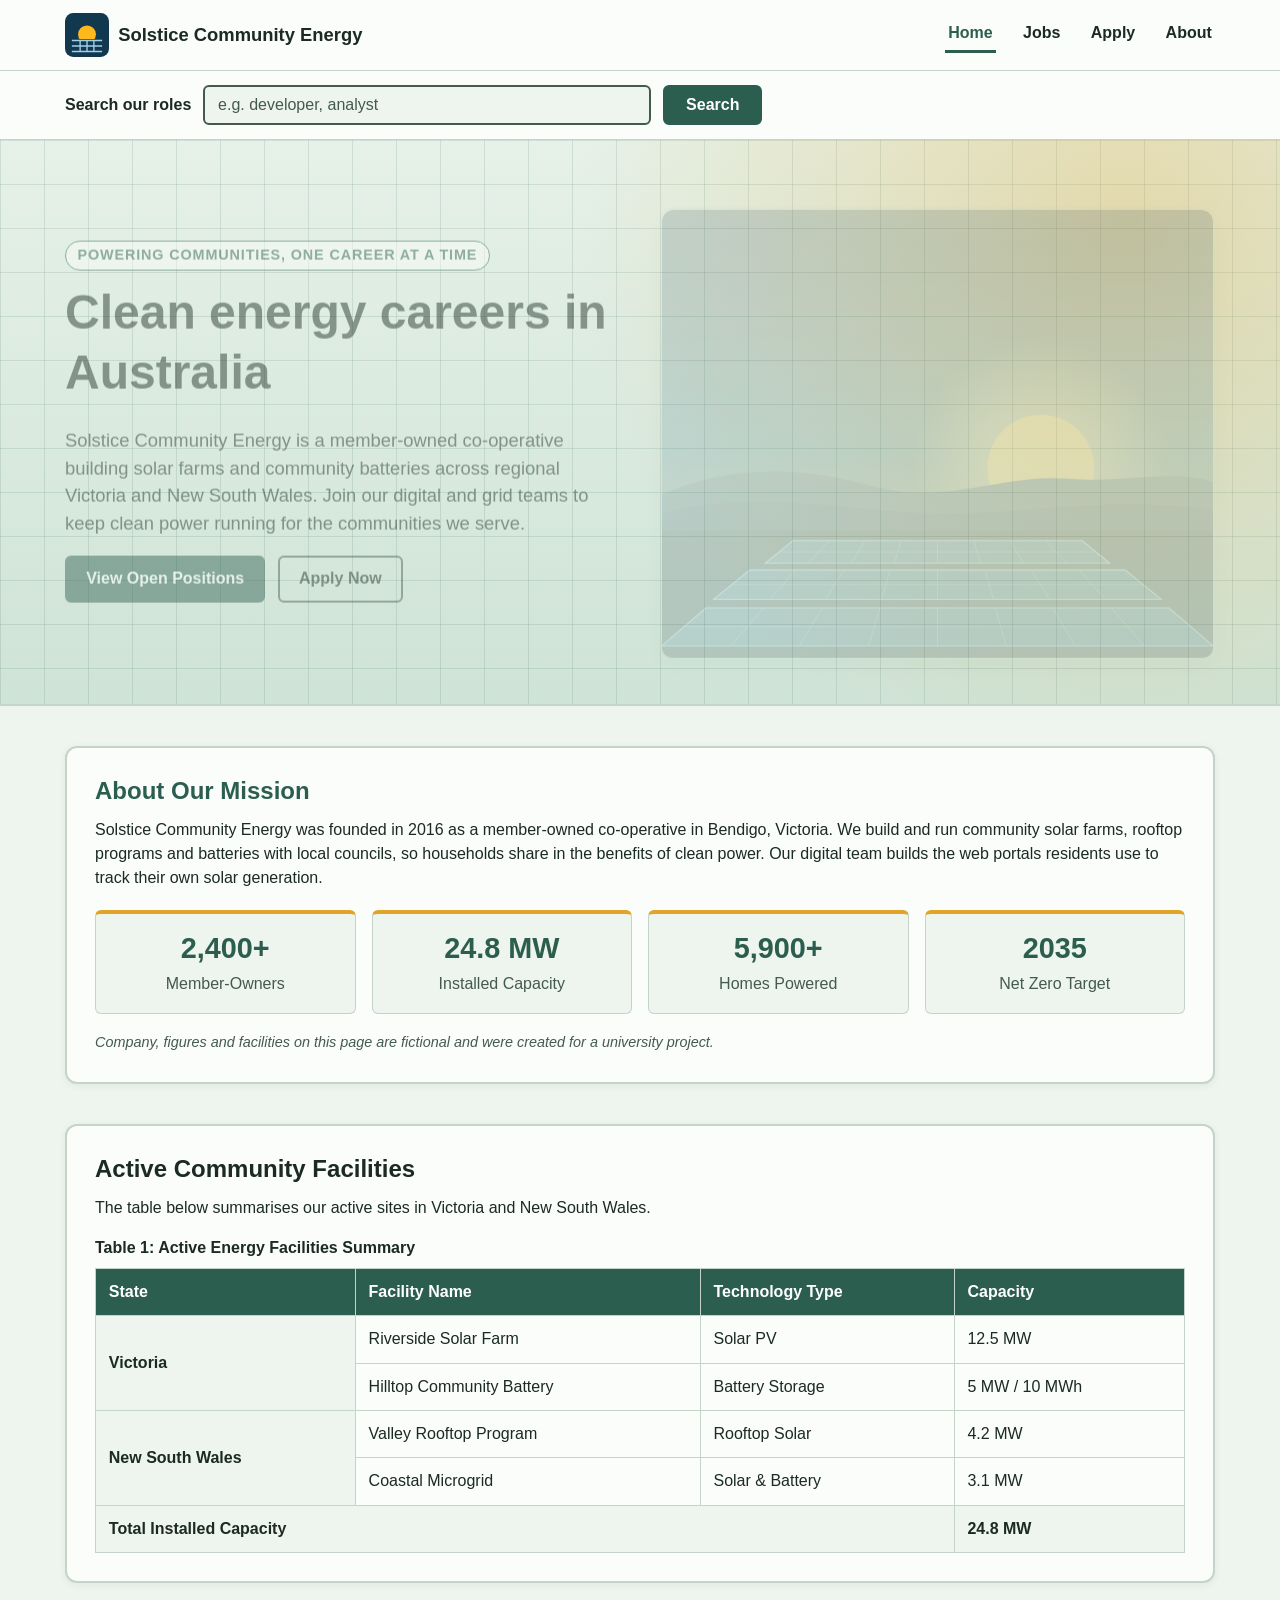
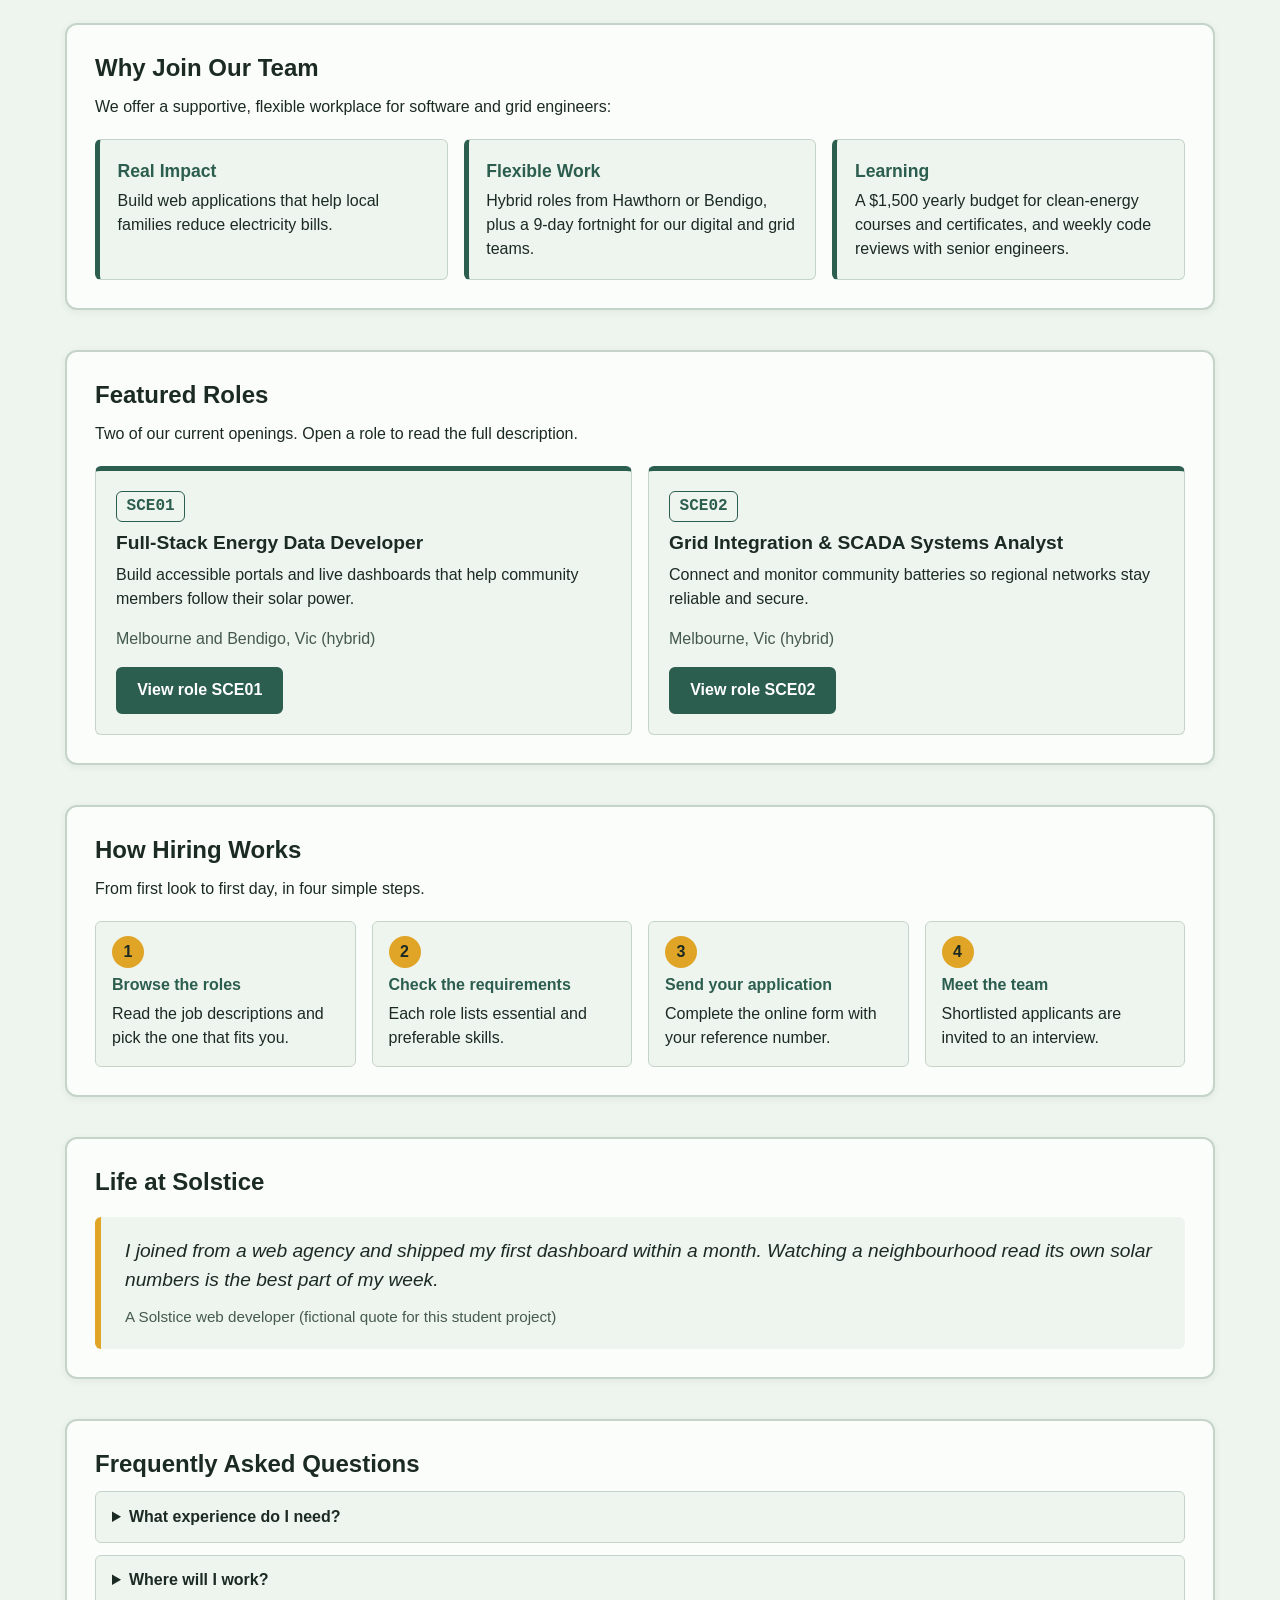
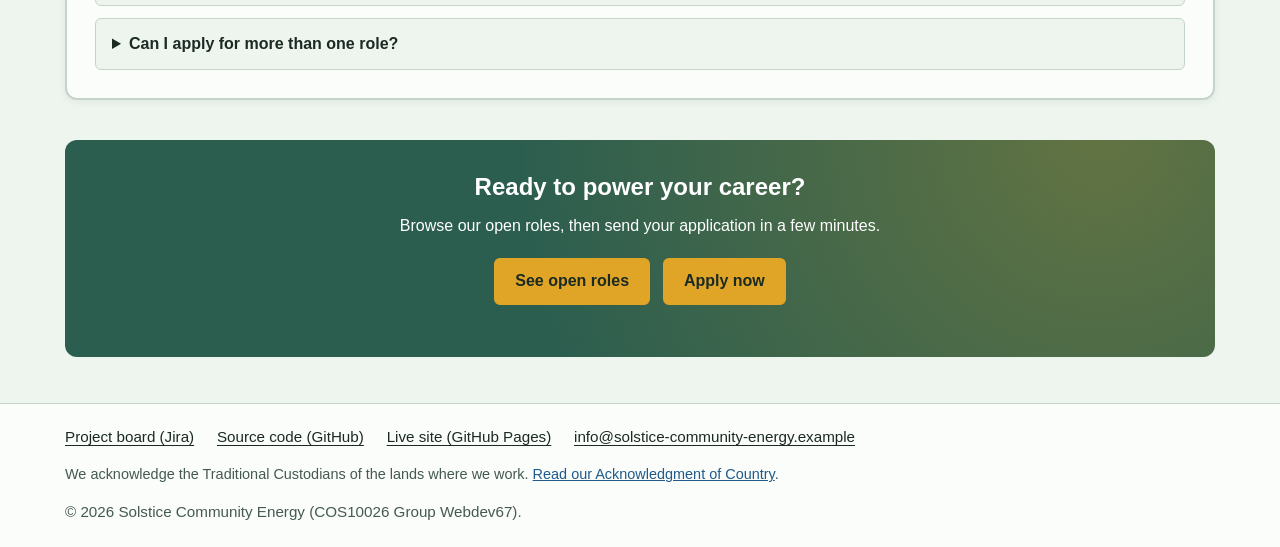
<file: index.html>
<!DOCTYPE html>
<!--
  Root redirect (Le Cong Binh, RWP-144)
  The Part 1 site moved into project1/. GitHub Pages serves this file at the
  old address submitted on Canvas, and sends visitors to project1/.
-->
<html lang="en-AU">
<head>
  <meta charset="utf-8">
  <meta name="viewport" content="width=device-width, initial-scale=1">
  <meta http-equiv="refresh" content="0; url=project1/">
  <title>Solstice Community Energy Careers (moved)</title>
  <link rel="canonical" href="project1/">
</head>
<body>
  <p>The Part 1 site is now at <a href="project1/">project1/</a>. Part 2 (PHP and MySQL) is in the <code>project2/</code> folder of the repository.</p>
</body>
</html>
</file>
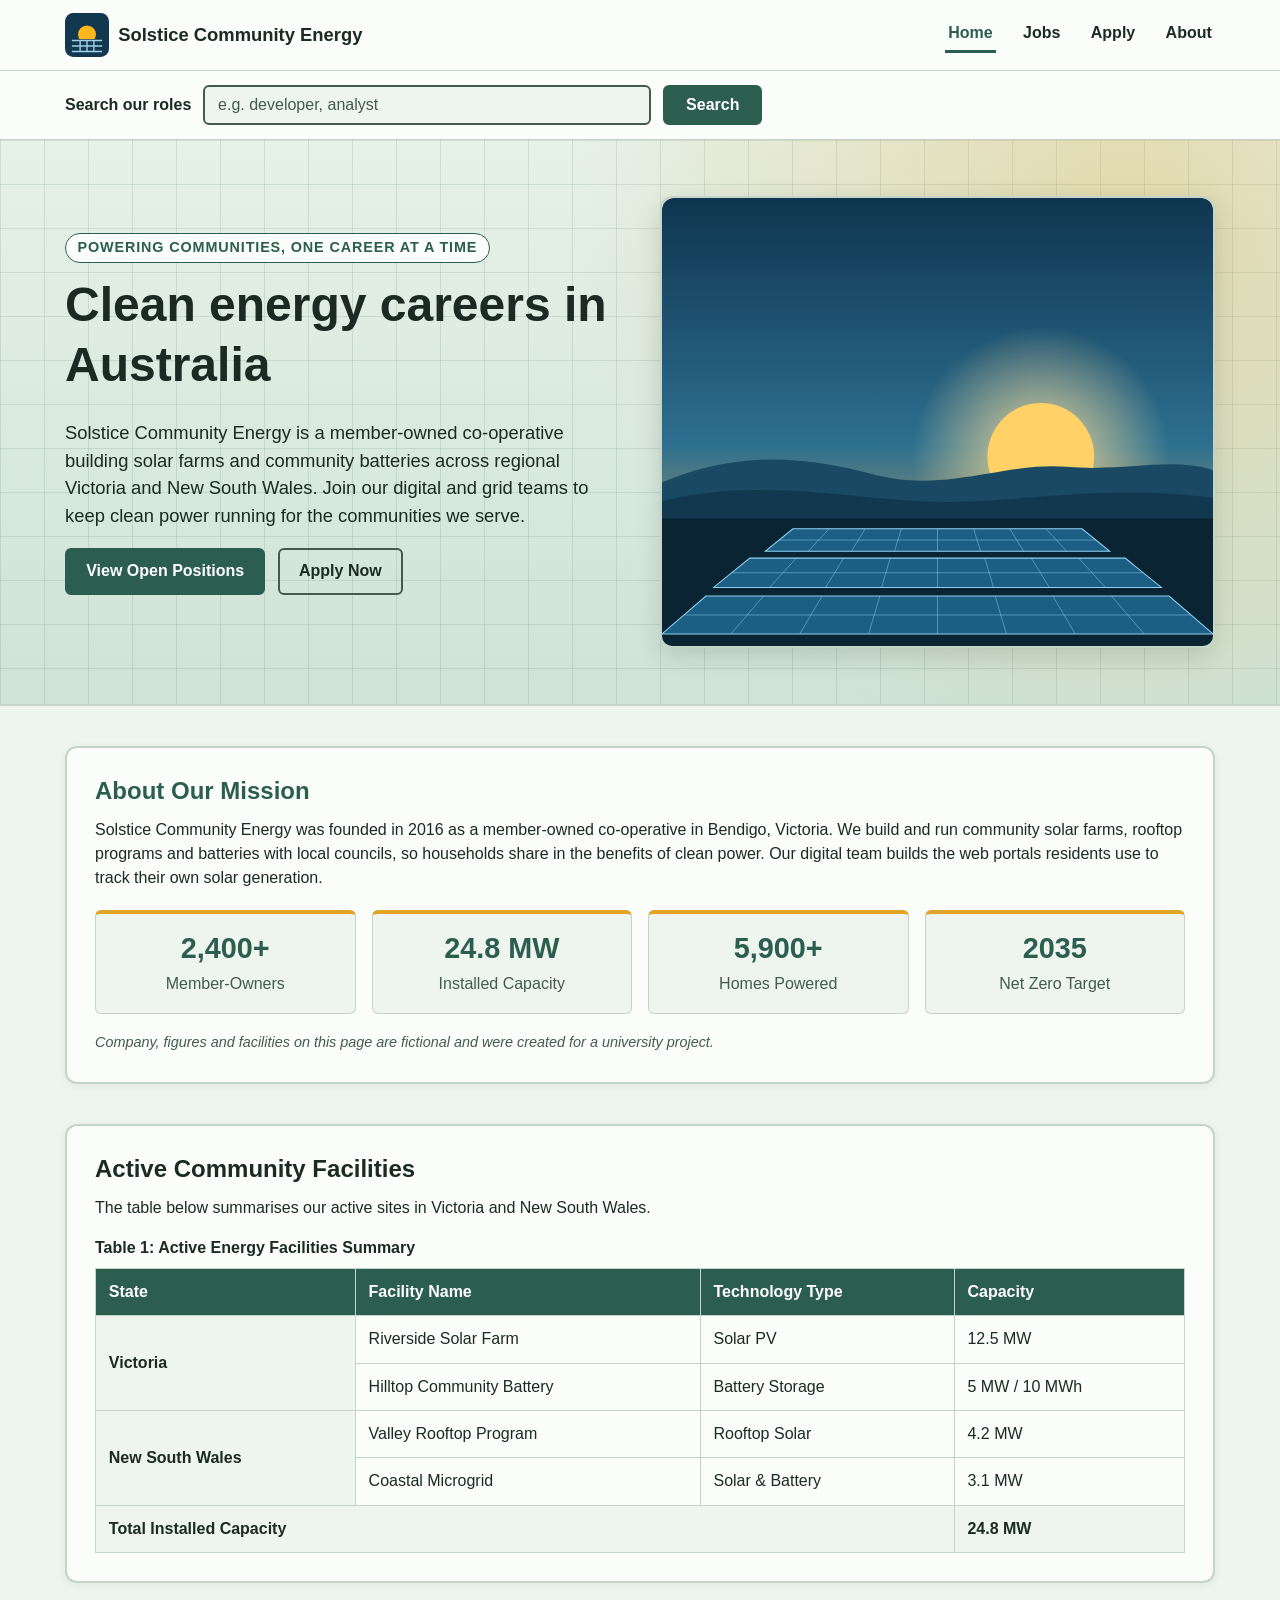
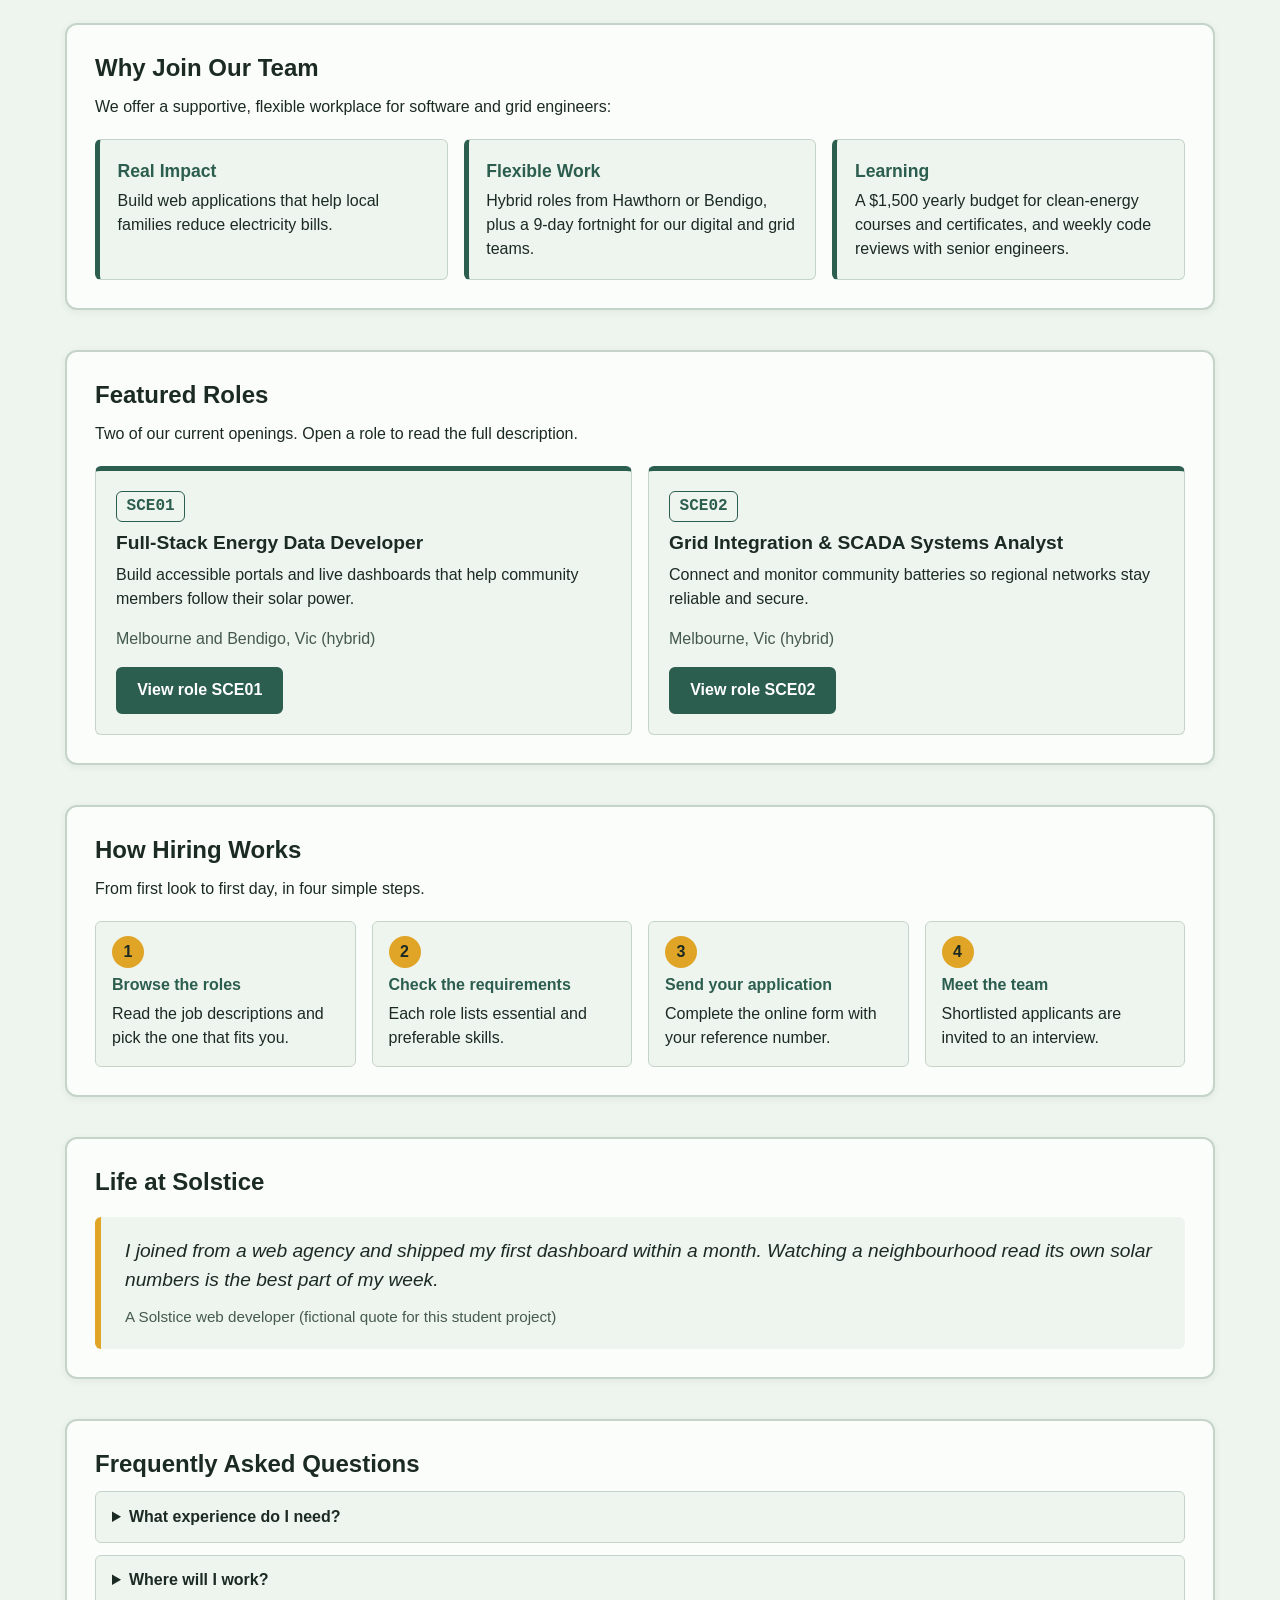
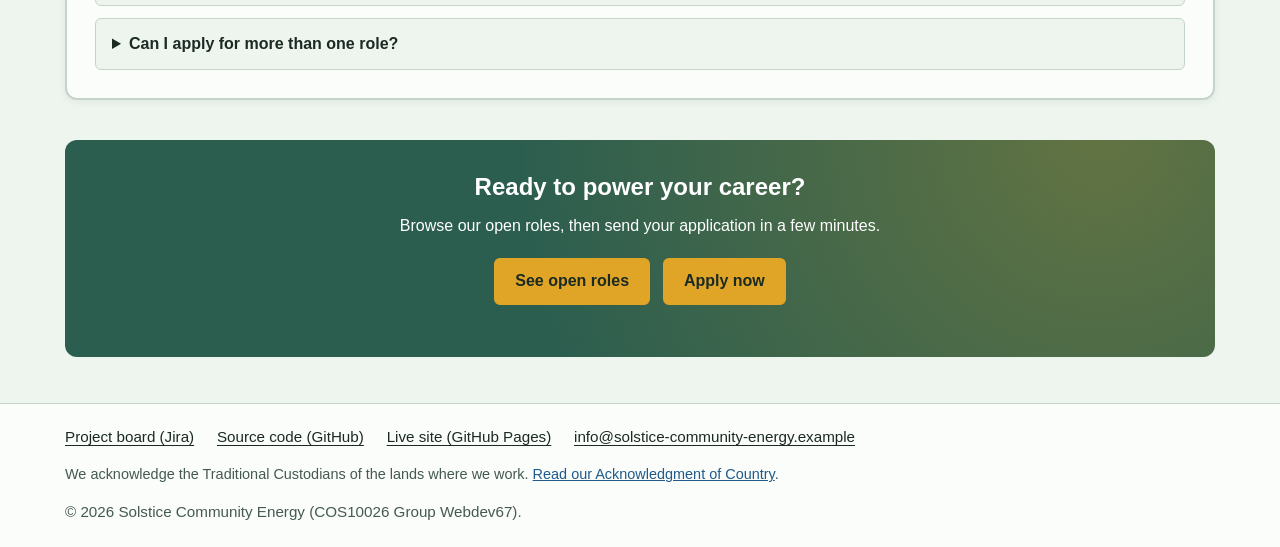
<file: project1/index.html>
<!DOCTYPE html>
<!--
  index.html - Solstice Community Energy Careers (fictional company)
  COS10026 Applied Web Project Part 1 - Group Webdev67, industry G03 Sustainable Energy Solutions
  Author: Le Cong Binh

  ACKNOWLEDGEMENTS
  - Company concept inspired by public solar and energy company websites
    (BlueTop Solar, TSE, SolarAccess, First Solar). No text or images were copied.
  - Page structure, CSS and accessibility checks drafted with help from Claude (Anthropic,
    Claude Sonnet 5.5), then reviewed, edited and tested by the author. See README.md.
  - The company, people, quotes and figures on this page are fictional.
-->
<html lang="en-AU">

<head>
  <meta charset="utf-8">
  <meta name="viewport" content="width=device-width, initial-scale=1">
  <title>Home | Solstice Community Energy Careers</title>
  <meta name="description" content="Careers at Solstice Community Energy, a fictional renewable energy company.">
  <meta name="keywords" content="HTML, CSS, Renewable Energy, Careers, Solstice, Webdev67">
  <meta name="author" content="Le Cong Binh">
  <meta name="theme-color" content="#2c5e4f">
  <meta property="og:title" content="Solstice Community Energy Careers">
  <meta property="og:description" content="Clean energy careers in Australia. Browse open roles and apply online.">
  <meta property="og:type" content="website">
  <link rel="icon" type="image/svg+xml" href="images/logo.svg">

  <!-- Link to styles.css -->
  <link rel="stylesheet" href="styles.css">

  <!-- Embedded CSS: keeps the hero paragraph a readable line length -->
  <style>
    .page-home .hero .lead {
      max-width: 38em;
    }
  </style>
</head>

<body class="page-home">

  <!-- Skip link for keyboard and screen reader users -->
  <a class="skip-link" href="#main">Skip to main content</a>

  <!-- Header and navigation bar -->
  <header class="site-header">
    <div class="container header-inner">

      <!-- Logo and company name; the name is real text, so the logo image needs no alt text -->
      <a class="brand" href="index.html">
        <img src="images/logo.svg" width="44" height="44" alt="">
        <span>Solstice Community Energy</span>
      </a>

      <nav class="main-nav" aria-label="Main">
        <ul>
          <li><a href="index.html" aria-current="page">Home</a></li>
          <li><a href="jobs.html">Jobs</a></li>
          <li><a href="apply.html">Apply</a></li>
          <li><a href="about.html">About</a></li>
        </ul>
      </nav>

    </div>
  </header>

  <!-- Main content -->
  <main id="main">

    <!-- Search box with a button -->
    <section class="home-search" aria-label="Search">
      <div class="container">
        <form class="search-form" action="jobs.html" method="get" role="search">
          <label for="site-search">Search our roles</label>
          <input type="search" id="site-search" name="q" placeholder="e.g. developer, analyst" autocomplete="off">
          <button type="submit">Search</button>
        </form>
      </div>
    </section>

    <!-- 1. Hero banner: slogan, name, description and image -->
    <section class="hero" aria-labelledby="hero-title">
      <div class="container hero-inner">

        <div class="hero-copy">
          <p class="hero-slogan">Powering communities, one career at a time</p>
          <h1 id="hero-title">Clean energy careers in Australia</h1>
          <p class="lead">
            Solstice Community Energy is a member-owned co-operative building solar farms and community batteries across regional Victoria and New South Wales. Join our digital and grid teams to keep clean power running for the communities we serve.
          </p>
          <p>
            <a class="button" href="jobs.html">View Open Positions</a>
            <a class="button button-secondary" href="apply.html">Apply Now</a>
          </p>
        </div>

        <div class="hero-media">
          <img class="hero-image" src="images/hero.svg" width="560" height="450" alt="Illustration of rows of solar panels under a rising sun">
        </div>

      </div>
    </section>

    <div class="container">

      <!-- 2. Company overview and stats -->
      <section class="section" aria-labelledby="mission-title">
        <!-- Inline CSS: brand green heading -->
        <h2 id="mission-title" style="color: #2c5e4f;">About Our Mission</h2>
        <p>
          Solstice Community Energy was founded in 2016 as a member-owned co-operative in Bendigo, Victoria. We build and run community solar farms, rooftop programs and batteries with local councils, so households share in the benefits of clean power. Our digital team builds the web portals residents use to track their own solar generation.
        </p>

        <div class="stats-row">
          <div class="stat-box">
            <p class="stat-number">2,400+</p>
            <p class="stat-label">Member-Owners</p>
          </div>
          <div class="stat-box">
            <p class="stat-number">24.8 MW</p>
            <p class="stat-label">Installed Capacity</p>
          </div>
          <div class="stat-box">
            <p class="stat-number">5,900+</p>
            <p class="stat-label">Homes Powered</p>
          </div>
          <div class="stat-box">
            <p class="stat-number">2035</p>
            <p class="stat-label">Net Zero Target</p>
          </div>
        </div>
        <p class="stats-note">Company, figures and facilities on this page are fictional and were created for a university project.</p>
      </section>

      <!-- 3. Facilities table (uses rowspan and colspan to merge cells) -->
      <section class="section" aria-labelledby="facilities-title">
        <h2 id="facilities-title">Active Community Facilities</h2>
        <p>The table below summarises our active sites in Victoria and New South Wales.</p>

        <div class="table-wrap" role="region" aria-label="Active facilities table (scrolls sideways on small screens)" tabindex="0">
          <table class="data-table">
            <caption>Table 1: Active Energy Facilities Summary</caption>
            <thead>
              <tr>
                <th scope="col">State</th>
                <th scope="col">Facility Name</th>
                <th scope="col">Technology Type</th>
                <th scope="col">Capacity</th>
              </tr>
            </thead>
            <tbody>
              <tr>
                <th scope="rowgroup" rowspan="2">Victoria</th>
                <td>Riverside Solar Farm</td>
                <td>Solar PV</td>
                <td>12.5 MW</td>
              </tr>
              <tr>
                <td>Hilltop Community Battery</td>
                <td>Battery Storage</td>
                <td>5 MW / 10 MWh</td>
              </tr>
              <tr>
                <th scope="rowgroup" rowspan="2">New South Wales</th>
                <td>Valley Rooftop Program</td>
                <td>Rooftop Solar</td>
                <td>4.2 MW</td>
              </tr>
              <tr>
                <td>Coastal Microgrid</td>
                <td>Solar &amp; Battery</td>
                <td>3.1 MW</td>
              </tr>
            </tbody>
            <tfoot>
              <tr>
                <th scope="row" colspan="3">Total Installed Capacity</th>
                <td>24.8 MW</td>
              </tr>
            </tfoot>
          </table>
        </div>
      </section>

      <!-- 4. Why join us -->
      <section class="section" aria-labelledby="why-title">
        <h2 id="why-title">Why Join Our Team</h2>
        <p>We offer a supportive, flexible workplace for software and grid engineers:</p>

        <ul class="benefits">
          <li><strong>Real Impact</strong> Build web applications that help local families reduce electricity bills.</li>
          <li><strong>Flexible Work</strong> Hybrid roles from Hawthorn or Bendigo, plus a 9-day fortnight for our digital and grid teams.</li>
          <li><strong>Learning</strong> A $1,500 yearly budget for clean-energy courses and certificates, and weekly code reviews with senior engineers.</li>
        </ul>
      </section>

      <!-- Featured roles: short previews that link to the Jobs page -->
      <section class="section" aria-labelledby="featured-title">
        <h2 id="featured-title">Featured Roles</h2>
        <p>Two of our current openings. Open a role to read the full description.</p>

        <ul class="featured">
          <li>
            <p class="featured-ref">SCE01</p>
            <h3>Full-Stack Energy Data Developer</h3>
            <p>Build accessible portals and live dashboards that help community members follow their solar power.</p>
            <p class="featured-meta">Melbourne and Bendigo, Vic (hybrid)</p>
            <a class="button" href="jobs.html#job-1-title">View role SCE01</a>
          </li>
          <li>
            <p class="featured-ref">SCE02</p>
            <h3>Grid Integration &amp; SCADA Systems Analyst</h3>
            <p>Connect and monitor community batteries so regional networks stay reliable and secure.</p>
            <p class="featured-meta">Melbourne, Vic (hybrid)</p>
            <a class="button" href="jobs.html#job-2-title">View role SCE02</a>
          </li>
        </ul>
      </section>

      <!-- 5. How hiring works: ordered list numbered with CSS counters -->
      <section class="section" aria-labelledby="steps-title">
        <h2 id="steps-title">How Hiring Works</h2>
        <p>From first look to first day, in four simple steps.</p>

        <ol class="steps">
          <li><strong>Browse the roles</strong> Read the job descriptions and pick the one that fits you.</li>
          <li><strong>Check the requirements</strong> Each role lists essential and preferable skills.</li>
          <li><strong>Send your application</strong> Complete the online form with your reference number.</li>
          <li><strong>Meet the team</strong> Shortlisted applicants are invited to an interview.</li>
        </ol>
      </section>

      <!-- 6. Team voice (fictional quote) -->
      <section class="section" aria-labelledby="voice-title">
        <h2 id="voice-title">Life at Solstice</h2>
        <figure class="voice">
          <blockquote>
            <p>I joined from a web agency and shipped my first dashboard within a month. Watching a neighbourhood read its own solar numbers is the best part of my week.</p>
          </blockquote>
          <figcaption>A Solstice web developer (fictional quote for this student project)</figcaption>
        </figure>
      </section>

      <!-- 7. FAQ: native details and summary elements, no JavaScript needed -->
      <section class="section" aria-labelledby="faq-title">
        <h2 id="faq-title">Frequently Asked Questions</h2>

        <div class="faq">
          <details>
            <summary>What experience do I need?</summary>
            <p>Each role on the Jobs page lists essential and preferable requirements, including years of experience. If you meet the essentials, we encourage you to apply.</p>
          </details>
          <details>
            <summary>Where will I work?</summary>
            <p>Our teams are based in Hawthorn (Melbourne) and Bendigo, with hybrid options so you can split your week between the office and home.</p>
          </details>
          <details>
            <summary>Can I apply for more than one role?</summary>
            <p>You can. Submit one application form for each job reference number.</p>
          </details>
        </div>
      </section>

      <!-- 8. Call to action -->
      <section class="cta-band" aria-labelledby="cta-title">
        <h2 id="cta-title">Ready to power your career?</h2>
        <p>Browse our open roles, then send your application in a few minutes.</p>
        <p>
          <a class="button" href="jobs.html">See open roles</a>
          <a class="button" href="apply.html">Apply now</a>
        </p>
      </section>

    </div>

  </main>

  <!-- Footer: Jira board, GitHub repository and contact email -->
  <footer class="site-footer">
    <div class="container footer-inner">
      <ul class="footer-links">
        <li>
          <a href="https://defesttosiro.atlassian.net/jira/software/projects/RWP/boards/2/backlog" target="_blank" rel="noopener noreferrer">
            Project board (Jira) <span class="visually-hidden">(opens in a new tab)</span>
          </a>
        </li>
        <li>
          <a href="https://github.com/congbinhle120203/COS10026_GroupProject1_Webdev67.git" target="_blank" rel="noopener noreferrer">
            Source code (GitHub) <span class="visually-hidden">(opens in a new tab)</span>
          </a>
        </li>
        <li>
          <a href="https://congbinhle120203.github.io/COS10026_GroupProject1_Webdev67/" target="_blank" rel="noopener noreferrer">
            Live site (GitHub Pages) <span class="visually-hidden">(opens in a new tab)</span>
          </a>
        </li>
        <li><a href="mailto:info@solstice-community-energy.example">info@solstice-community-energy.example</a></li>
      </ul>
      <p class="footer-country">We acknowledge the Traditional Custodians of the lands where we work. <a href="jobs.html#ack-heading">Read our Acknowledgment of Country</a>.</p>
      <p>&copy; 2026 Solstice Community Energy (COS10026 Group Webdev67).</p>
    </div>
  </footer>

</body>
</html>
</file>
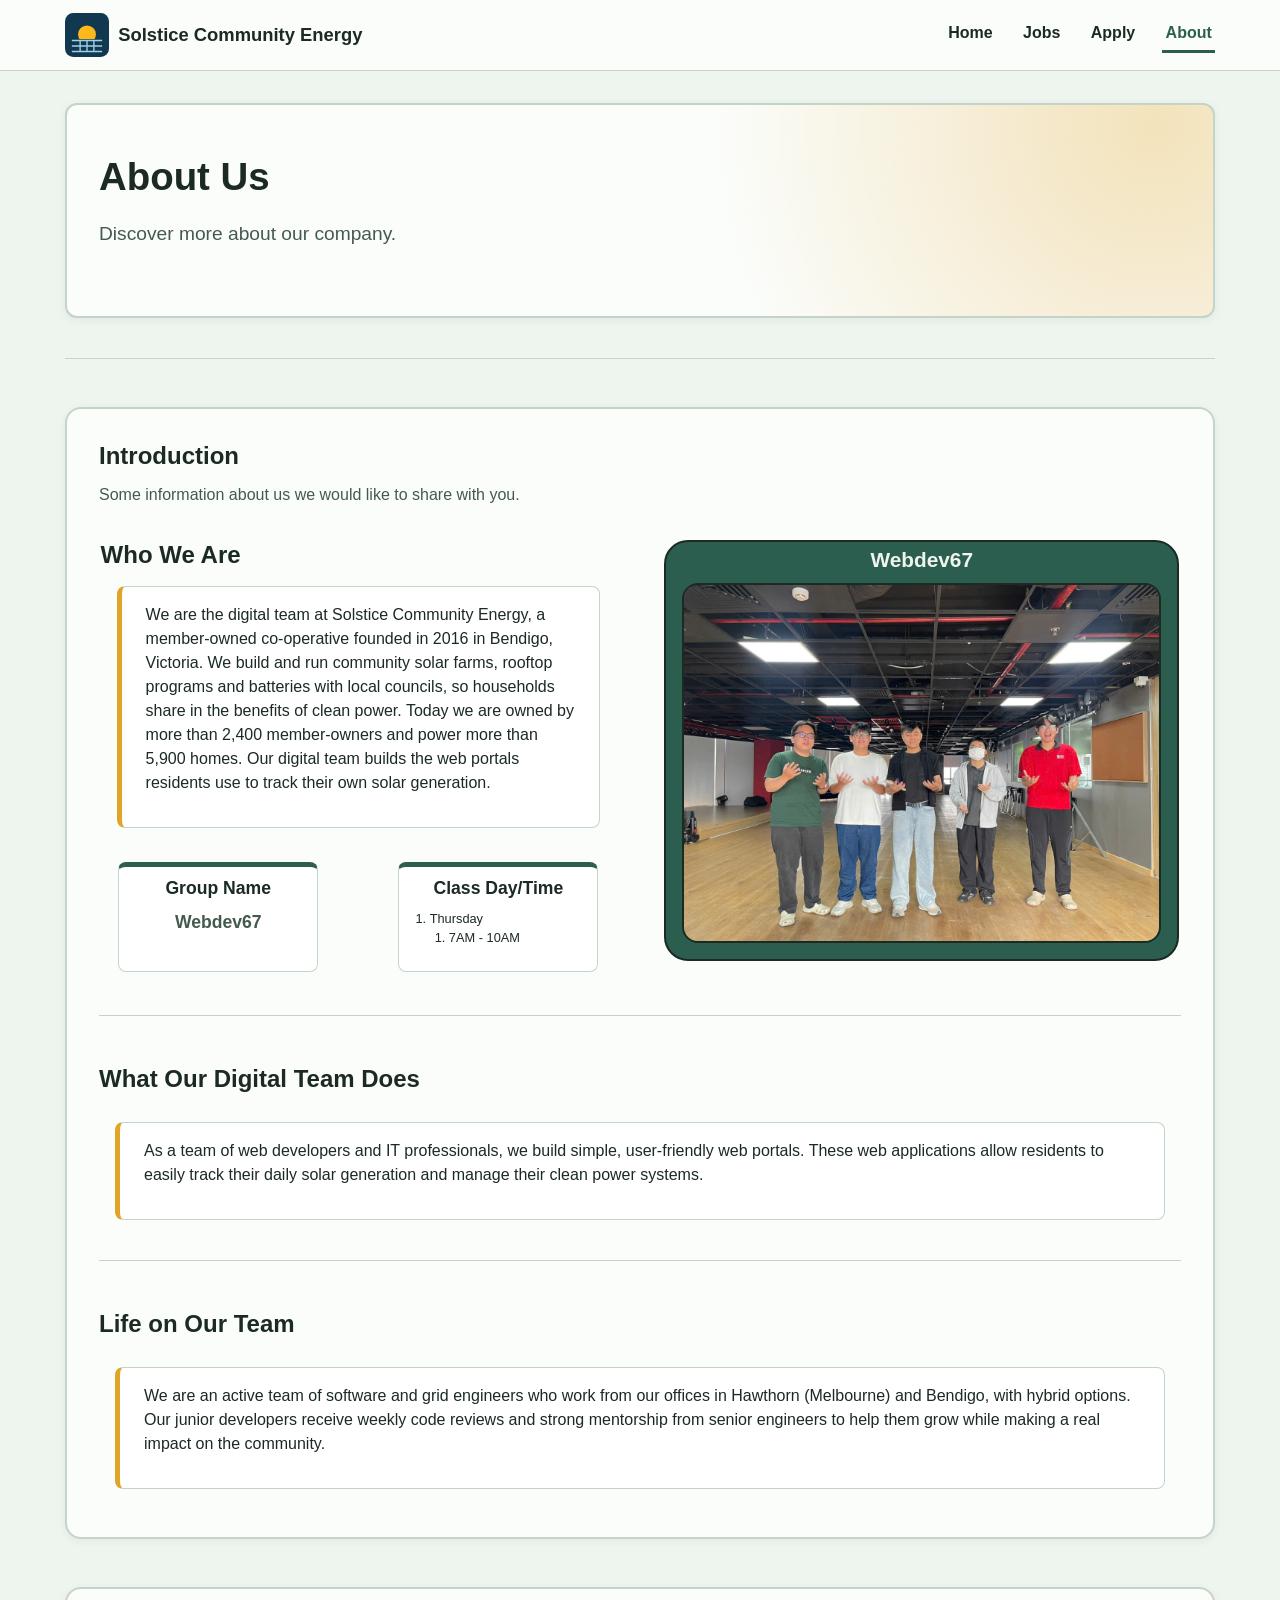
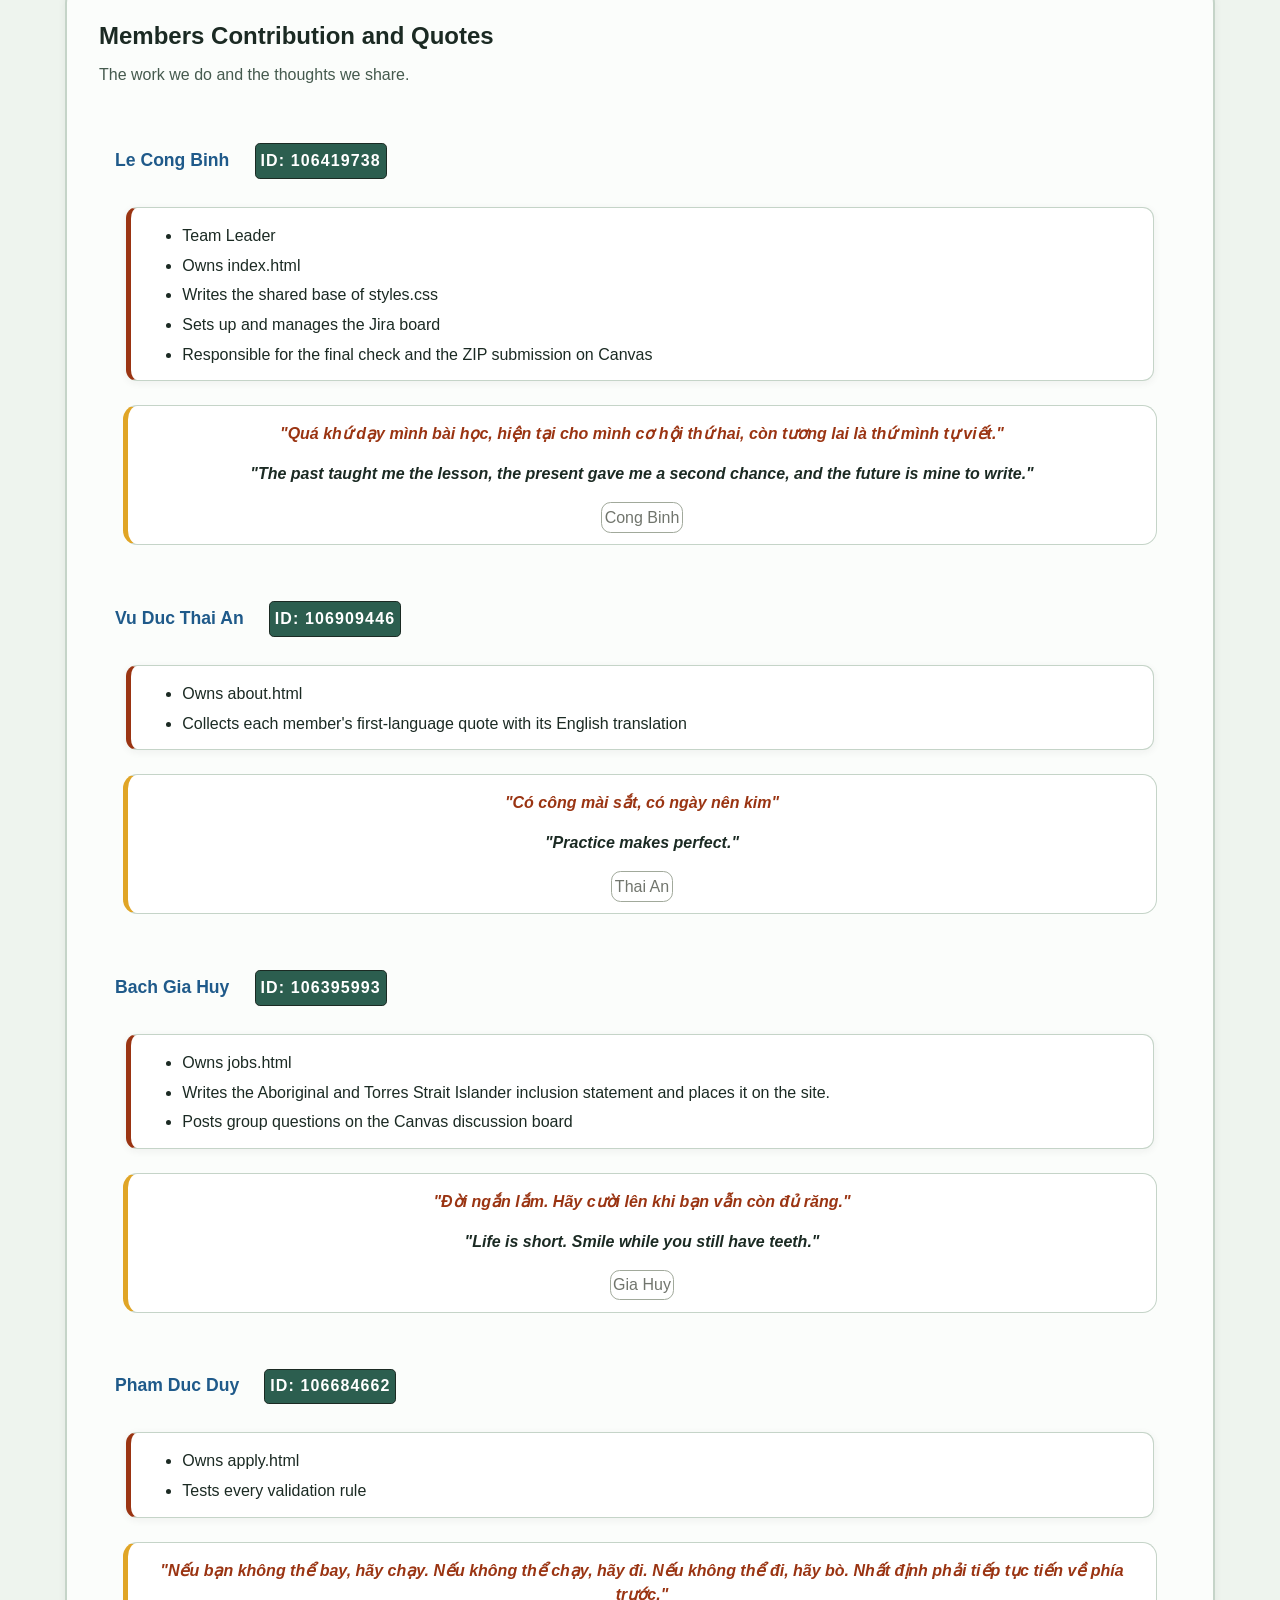
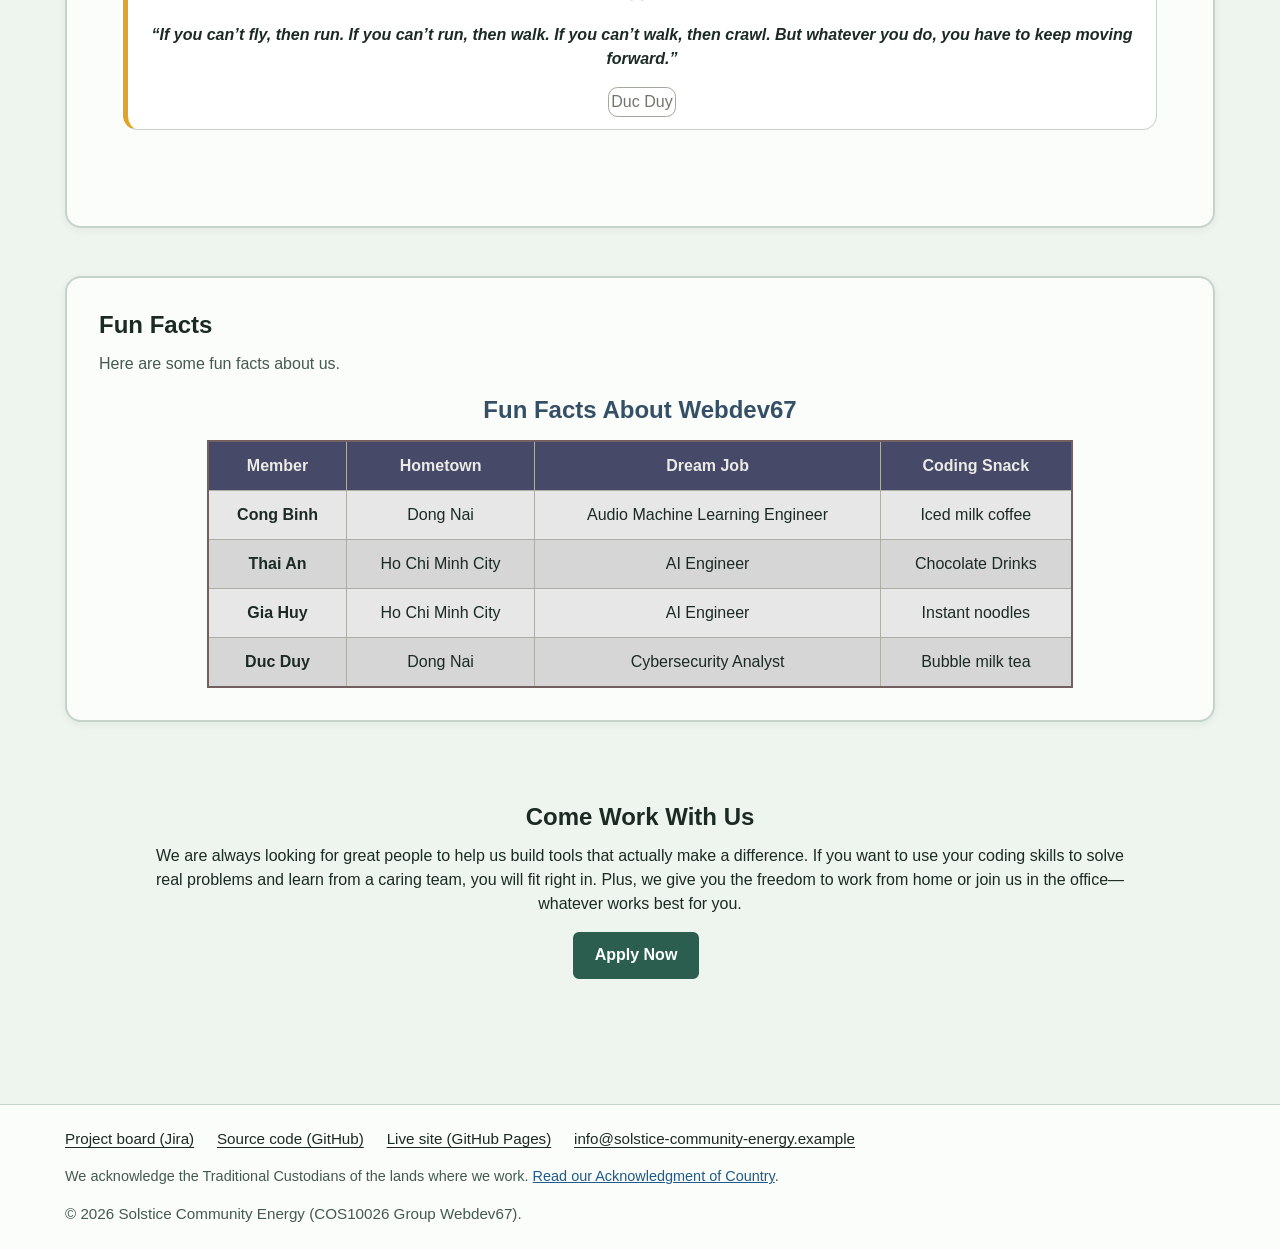
<file: about.html>
<!DOCTYPE html>

<html lang="en-AU">
<head>
  <meta charset="utf-8">
  <meta name="viewport" content="width=device-width, initial-scale=1">
  <title>About | Solstice Community Energy Careers</title>
  <meta name="description" content="Meet the student team behind this fictional recruitment website.">
  <meta name="author" content="Vu Duc Thai An">

  <!-- EXTERNAL STYLESHEET FOR PAGE's REQUIREMENT -->
  <link rel="stylesheet" href="styles.css">


  <!-- EMBEDDED CSS FOR PAGE's REQUIREMENT -->
  <style>
    h1 {
        color: #1b2a23;
    }
  </style>
</head>

<!--
  about.html - Solstice Community Energy Careers
  COS10026 Applied Web Project Part 1 - Group G03 (Webdev67)

  AUTHOR AND ACKNOWLEDGEMENTS:
  - Author: Vu Duc Thai An (about.html owner)
  - Collaborative components: Global header, footer and colour theme coordinated
    with Le Cong Binh (index.html), Bach Gia Huy (jobs.html) and Pham Duc Duy (apply.html).
  - Layout: Flexbox sections, definition list for contributions and quotes,
    bordered figure, and styled fun facts table with hover effects.
  - Inspiration: About page structure inspired by buffer.com/about.
    No text or images were copied.
  - AI assistance: Claude (Anthropic) was used to review errors, styling choices and page
    accessibility. Some suggested code snippets were adapted, then reviewed, edited and 
    tested by the author.
  - The company, figures and info on this page are fictional except for the team members.
  - Group photo: Photo of the team members and our teacher taken by a classmate.
-->


<body class="page-about">


  <a class="skip-link" href="#main">Skip to main content</a>


  <header class="site-header">

    <div class="container header-inner">

      <!-- COMPANY LOGO AND NAME, CLICK WILL DIRECT TO HOME PAGE -->
      <a class="brand" href="index.html">
        <img src="images/logo.svg" width="44" height="44" alt="">
        <span>Solstice Community Energy</span>
      </a>


      <!-- NAV LINKS FOR HOME, JOBS, APPLY, ABOUT. -->
      <nav class="main-nav" aria-label="Main">
        <ul>
          <li><a href="index.html">Home</a></li>
          <li><a href="jobs.html">Jobs</a></li>
          <li><a href="apply.html">Apply</a></li>
          <li><a href="about.html" aria-current="page">About</a></li>
        </ul>
      </nav>


    </div>


  </header>

  <main id="main">



    <div class="container page-section">

        <!-- HEADER CARD OF THE PAGE TO BE CONSISTENT WITH THE JOB PAGE -->
        <header class="header-card">
            <h1>About Us</h1>

            <p class="SubTitle">Discover more about our company.</p>
        </header>

        <hr>


        <section class="section">
            <!-- Group's Class Day/Time using nested list FOR PAGE'S REQUIREMENT -->

            <h2>Introduction</h2>

            <p class="SubTitle">Some information about us we would like to share with you.</p>

            <div class="section-row">

                <div class="group-content">

                    <h2>Who We Are</h2>

                    <div class="para-card">
                        <p>We are the digital team at Solstice Community Energy,
                            a member-owned co-operative founded in 2016 in Bendigo, Victoria.
                            We build and run community solar farms, rooftop programs and batteries
                            with local councils, so households share in the benefits of clean power.
                            Today we are owned by more than 2,400 member-owners and power more than
                            5,900 homes. Our digital team builds the web portals residents use to
                            track their own solar generation.</p>
                    </div>

                    <div class="section-row">

                        <!-- INFORMATION CARD -->
                        <div class="info-card">
                            <h3 class = "card-title">Group Name</h3>
                            <p class = "group-name">Webdev67</p>
                        </div>

                        <!-- INFORMATION CARD -->
                        <!-- Class Day/time using nested list! -->
                        <div class="info-card">
                            <h3 class = "card-title">Class Day/Time</h3>

                            <ol>
                                <li>Thursday
                                    <ol>
                                        <li>7AM - 10AM</li>
                                    </ol>
                                </li>
                            </ol>
                        </div>

                    </div>

                </div>

                <div class="group-photo">
                    <!-- Figure with border and caption! -->
                    <figure class="GroupPhoto">
                        <!-- Group Photo -->

                        <figcaption>Webdev67</figcaption>
                        <img src="./images/group-photo.jpg" alt="Webdev67 team members and Mr Wilson at the center">
                    
                    </figure>
                </div>

            </div>

            <hr>
            <!-- WHAT OUR TEAM DOES section -->
            <h2>What Our Digital Team Does</h2>

            <div class="para-card">
                <p>As a team of web developers and IT professionals, we build simple, user-friendly web portals. These web applications allow residents to easily track their daily solar generation and manage their clean power systems.</p>
            </div>

            <hr>

            <!-- LIFE ON OUR TEAM section -->
            <h2>Life on Our Team</h2>

            <div class="para-card">
                <p>We are an active team of software and grid engineers who work from our offices in Hawthorn (Melbourne) and Bendigo, with hybrid options. Our junior developers receive weekly code reviews and strong mentorship from senior engineers to help them grow while making a real impact on the community.</p>
            </div>

        </section>


        <section class="section">
            <!-- Members' Contribution and Quotes in VN and EN translation -->

            <h2>Members Contribution and Quotes</h2>

            <p class="SubTitle">The work we do and the thoughts we share.</p>

            <dl class="member-section">

                <!-- INLINE CSS for PAGE's REQUIREMENT -->

                <!-- Cong Binh -->
                <div class="member">
                    <dt>
                        <p style="display: inline-block;" class="StudentName">Le Cong Binh</p>
                        <p style="display: inline-block;" class="StudentID">ID: 106419738</p>
                    </dt>
                    <dd class="contributions">
                        <ol>
                            <li>Team Leader</li>
                            <li>Owns index.html</li>
                            <li>Writes the shared base of styles.css</li>
                            <li>Sets up and manages the Jira board</li>
                            <li>Responsible for the final check and the ZIP submission on Canvas</li>
                        </ol>
                    </dd>

                    <dd class="quote">
                        <p lang="vi">"Quá khứ dạy mình bài học, hiện tại cho mình cơ hội thứ hai, còn tương lai là thứ mình tự viết."</p>
                        <p>"The past taught me the lesson, the present gave me a second chance, and the future is mine to write."</p>
                        <p class="quote-author">Cong Binh</p>
                    </dd>
                </div>

                <!-- Thai An -->

                <div class="member">
                    <dt class="member-info">
                        <p class="StudentName">Vu Duc Thai An</p>
                        <p class="StudentID">ID: 106909446</p>
                    </dt>
                    <dd class="contributions">
                        <ol>
                            <li>Owns about.html</li>
                            <li>Collects each member's first-language quote with its English translation</li>
                        </ol>
                    </dd>

                    <dd class="quote">
                        <p lang="vi">"Có công mài sắt, có ngày nên kim"</p>
                        <p>"Practice makes perfect."</p>
                        <p class="quote-author">Thai An</p>
                    </dd>
                </div>


                <!-- Gia Huy -->
                <div class="member">
                    <dt class="member-info">
                        <p class="StudentName">Bach Gia Huy</p>
                        <p class="StudentID">ID: 106395993</p>
                    </dt>
                    <dd class="contributions">
                        <ol>
                            <li>Owns jobs.html</li>
                            <li>Writes the Aboriginal and Torres Strait Islander inclusion statement and places it on the site.</li>
                            <li>Posts group questions on the Canvas discussion board</li>
                        </ol>
                    </dd>
                    <dd class="quote">
                        <p lang="vi">"Đời ngắn lắm. Hãy cười lên khi bạn vẫn còn đủ răng."</p>
                        <p>"Life is short. Smile while you still have teeth."</p>
                        <p class="quote-author">Gia Huy</p>
                    </dd>
                </div>


                <!-- Duc Duy -->
                <div class="member">
                    <dt class="member-info">
                        <p class="StudentName">Pham Duc Duy</p>
                        <p class="StudentID">ID: 106684662</p>
                    </dt>
                    <dd class="contributions">
                        <ol>
                            <li>Owns apply.html</li>
                            <li>Tests every validation rule</li>
                        </ol>
                    </dd>
                    <dd class="quote">
                        <p lang="vi">"Nếu bạn không thể bay, hãy chạy. Nếu không thể chạy, hãy đi. Nếu không thể đi, hãy bò. Nhất định phải tiếp tục tiến về phía trước."</p>
                        <p>“If you can’t fly, then run. If you can’t run, then walk. If you can’t walk, then crawl. But whatever you do, you have to keep moving forward.”</p>
                        <p class="quote-author">Duc Duy</p>
                    </dd>
                </div>

            </dl>

        </section>



        <section class="section">
            <!-- Fun Fact Section -->
            <h2>Fun Facts</h2>

            <p class="SubTitle">Here are some fun facts about us.</p>


            <div class="FunFact">

                <table class="FunFactTable">
                    <caption>Fun Facts About Webdev67</caption>

                    <thead>
                        <tr>
                            <th scope="col">Member</th>
                            <th scope="col">Hometown</th>
                            <th scope="col">Dream Job</th>
                            <th scope="col">Coding Snack</th>
                        </tr>
                    </thead>

                    <tbody>
                        <tr>
                            <td class="table-name">Cong Binh</td>
                            <td>Dong Nai</td>
                            <td>Audio Machine Learning Engineer</td>
                            <td>Iced milk coffee</td>
                        </tr>

                        <tr>
                            <td class="table-name">Thai An</td>
                            <td>Ho Chi Minh City</td>
                            <td>AI Engineer</td>
                            <td>Chocolate Drinks</td>
                        </tr>

                        <tr>
                            <td class="table-name">Gia Huy</td>
                            <td>Ho Chi Minh City</td>
                            <td>AI Engineer</td>
                            <td>Instant noodles</td>
                        </tr>

                        <tr>
                            <td class="table-name">Duc Duy</td>
                            <td>Dong Nai</td>
                            <td>Cybersecurity Analyst</td>
                            <td>Bubble milk tea</td>
                        </tr>
                    </tbody>
                </table>

            </div>

        </section>

        <section class="floating-section">
            <!-- NAV to Apply page at the bottom -->
            <div class="join-section">

                <h2>Come Work With Us</h2>

                <p>We are always looking for great people to help us build tools that actually make a difference. If you want to use your coding skills to solve real problems and learn from a caring team, you will fit right in. Plus, we give you the freedom to work from home or join us in the office—whatever works best for you.</p>

                <p>
                    <a class="button" href="apply.html">Apply Now</a>
                </p>

            </div>

        </section>



    </div>


  </main>


  <!-- Footer | Should be consistent with that of the Home Page -->
  <footer class="site-footer">
    <div class="container footer-inner">
      <ul class="footer-links">
        <li>
          <a href="https://defesttosiro.atlassian.net/jira/software/projects/RWP/boards/2/backlog" target="_blank" rel="noopener noreferrer">
            Project board (Jira) <span class="visually-hidden">(opens in a new tab)</span>
          </a>
        </li>
        <li>
          <a href="https://github.com/congbinhle120203/COS10026_GroupProject1_Webdev67.git" target="_blank" rel="noopener noreferrer">
            Source code (GitHub) <span class="visually-hidden">(opens in a new tab)</span>
          </a>
        </li>
        <li>
          <a href="https://congbinhle120203.github.io/COS10026_GroupProject1_Webdev67/" target="_blank" rel="noopener noreferrer">
            Live site (GitHub Pages) <span class="visually-hidden">(opens in a new tab)</span>
          </a>
        </li>
        <li><a href="mailto:info@solstice-community-energy.example">info@solstice-community-energy.example</a></li>
      </ul>
      <p class="footer-country">We acknowledge the Traditional Custodians of the lands where we work. <a href="jobs.html#ack-heading">Read our Acknowledgment of Country</a>.</p>
      <p>&copy; 2026 Solstice Community Energy (COS10026 Group Webdev67).</p>
    </div>
  </footer>
</body>
</html>
</file>
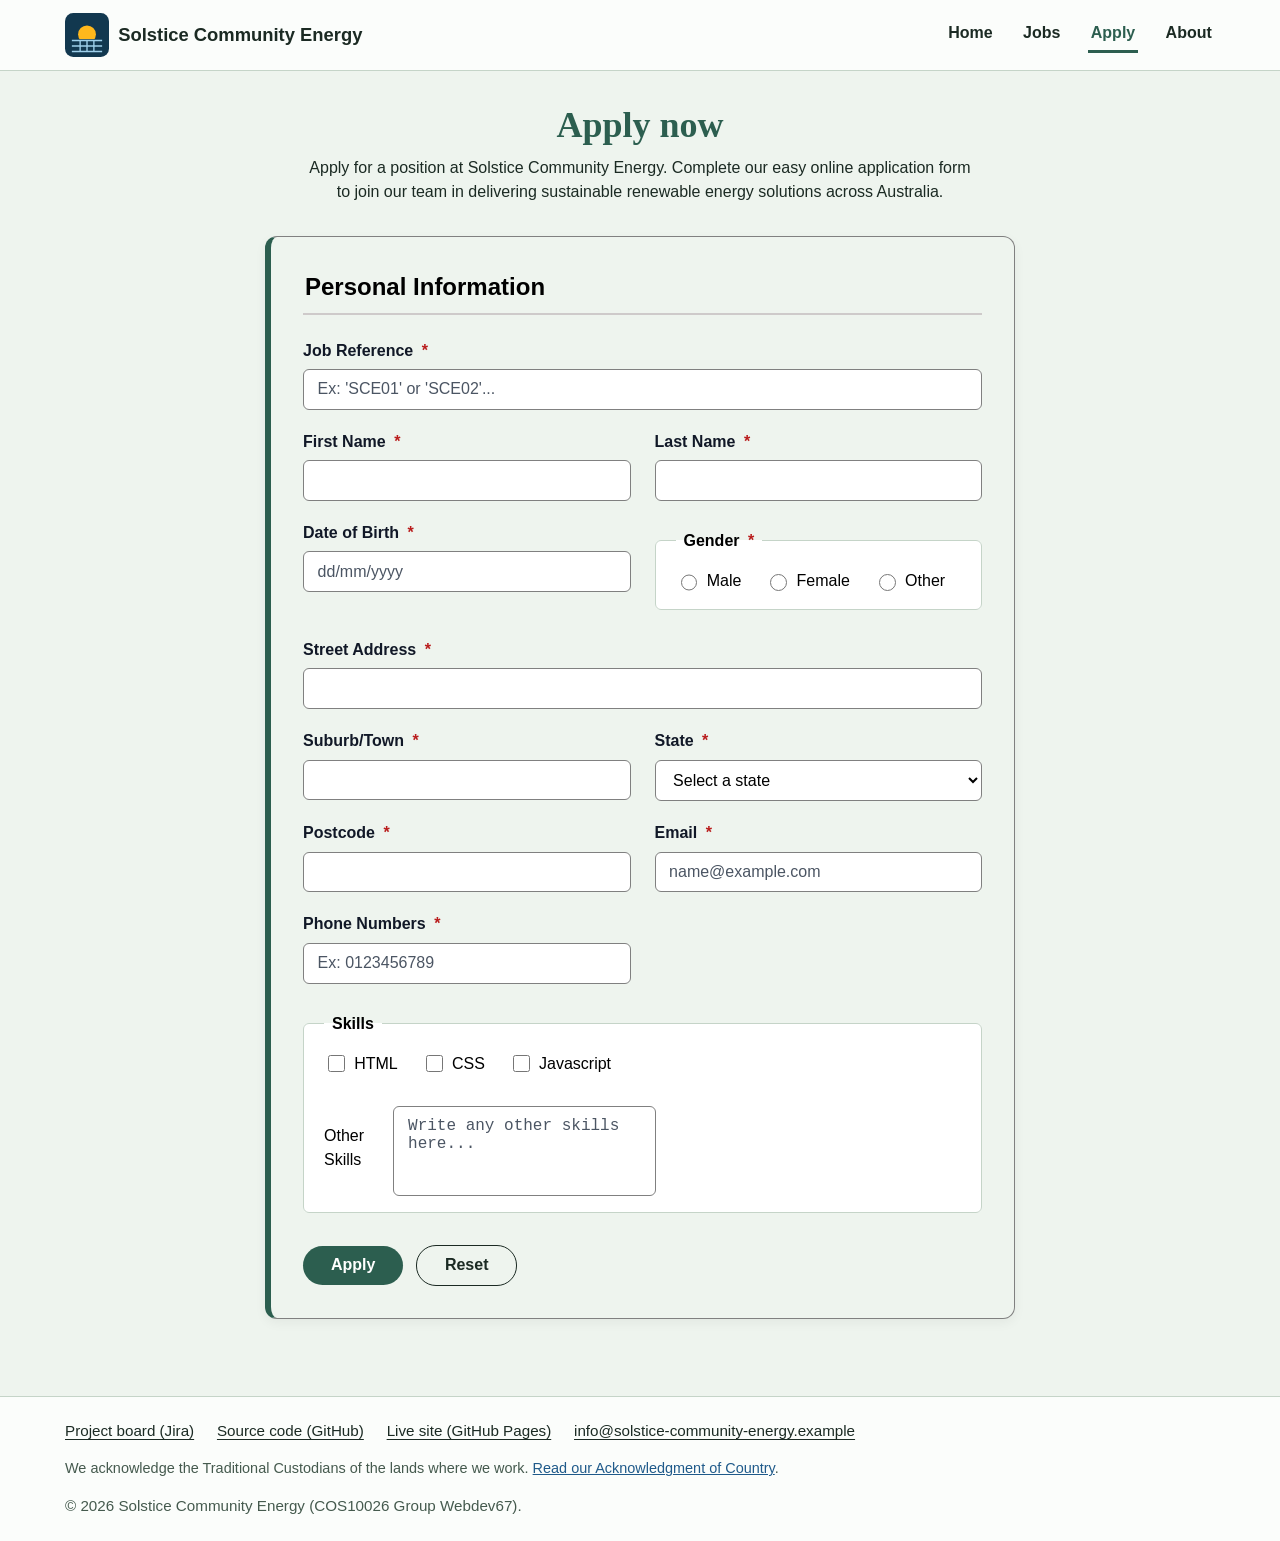
<file: apply.html>
<!DOCTYPE html>
<html lang="en-AU">
<head>
  <!-- 
    Acknowledgements:
    Author: Pham Duc Duy (COS10026 Group G03 / Webdev67)
    Target: apply.html - Job Application Form for Solstice Community Energy
    References: W3C HTML5 Specification, MDN Web Docs, Swinburne COS10026 Project Guidelines.
  -->
  <meta charset="utf-8">
  <meta name="viewport" content="width=device-width, initial-scale=1">
  <title>Apply | Solstice Community Energy Careers</title>
  <meta name="description" content="Apply for a role at Solstice Community Energy, a fictional renewable energy company.">
  <link rel="stylesheet" href="styles.css">
  <style>
    .page-intro { max-width: 40rem; }
  </style>
</head>
<body class="page-apply">
  <a class="skip-link" href="#main">Skip to main content</a>

  <header class="site-header">
    <div class="container header-inner">
      <a class="brand" href="index.html">
        <img src="images/logo.svg" width="44" height="44" alt="">
        <span>Solstice Community Energy</span>
      </a>
      <nav class="main-nav" aria-label="Main">
        <ul>
          <li><a href="index.html">Home</a></li>
          <li><a href="jobs.html">Jobs</a></li>
          <li><a href="apply.html" aria-current="page">Apply</a></li>
          <li><a href="about.html">About</a></li>
        </ul>
      </nav>
    </div>
  </header>

  <main id="main">
    <div class="container page-section">
      <h1 class="page-intro" style="color: #2c5e4f;">Apply now</h1>
      <!-- Inline CSS example (assesment requirement) -->
      <p id="description">Apply for a position at Solstice Community Energy. Complete our easy online application form to join our team in delivering sustainable renewable energy solutions across Australia.</p>
      <form action="https://mercury.swin.edu.au/it000000/formtest.php" method="post" class="apply_form">
        <fieldset class="information"> 
          <legend id="title_form">Personal Information</legend>

          <p class="full-width">
            <label for="job_reference">Job Reference <span class="required">*</span></label>
            <input type="text" id="job_reference" name="job_reference" pattern="[A-Za-z0-9]{5}" maxlength="5" required title="Please fill exactly 5 alphanumeric." placeholder="Ex: 'SCE01' or 'SCE02'...">
          </p>
        
          <p id="first_name_input">
            <label for="first_name">First Name <span class="required">*</span></label>
            <input type="text" id="first_name" name="first_name" pattern="[A-Za-z]{1,20}" maxlength="20" required title="Max 20 alpha">
          </p>
          
          <p id="last_name_input">
            <label for="last_name">Last Name <span class="required">*</span></label>
            <input type="text" id="last_name" name="last_name" pattern="[A-Za-z]{1,20}" maxlength="20" required title="Max 20 alpha">
          </p>
          
          <p>
            <label for="date_of_birth">Date of Birth <span class="required">*</span></label>
            <input type="text" id="date_of_birth" name="date_of_birth" pattern="\d{2}/\d{2}/\d{4}" maxlength="10" required title="Please fill in dd/mm/yyyy format" placeholder="dd/mm/yyyy">
          </p>
        
          <fieldset class="gender_form">
            <legend id="gender">Gender <span class="required">*</span></legend>
            <label><input type="radio" id="male" name="gender" value="male" required>Male</label>
            <label><input type="radio" id="female" name="gender" value="female">Female</label>
            <label><input type="radio" id="other" name="gender" value="other">Other</label>
          </fieldset>
      
          <p class="full-width">
            <label for="street_address">Street Address <span class="required">*</span></label>
            <input type="text" id="street_address" name="street_address" pattern="[A-Za-z0-9\s,\.\-\/]{1,40}" maxlength="40" required title="Max 40">
          </p>

          <p>
            <label for="suburb_town">Suburb/Town <span class="required">*</span></label>
            <input type="text" id="suburb_town" name="suburb_town" pattern="[A-Za-z0-9\s,\.\-\/]{1,40}" maxlength="40" required title="Max 40">
          </p>

          <p>
            <label for="state">State <span class="required">*</span></label>
            <select id="state" name="state" required>
              <option value="" disabled selected>Select a state</option>
              <option value="vic">VIC</option>
              <option value="nsw">NSW</option>
              <option value="qld">QLD</option>
              <option value="nt">NT</option>
              <option value="wa">WA</option>
              <option value="sa">SA</option>
              <option value="tas">TAS</option>
              <option value="act">ACT</option>
            </select>
          </p>

          <p>
            <label for="postcode">Postcode <span class="required">*</span></label>
            <input type="text" id="postcode" name="postcode" pattern="\d{4}" maxlength="4" required title="Please fill exactly 4 digits">
          </p>

          <p>
            <label for="email">Email <span class="required">*</span></label>
            <input type="email" id="email" name="email" required title="Should include @" placeholder="name@example.com">
          </p>

          <p>
            <label for="phone_numbers">Phone Numbers <span class="required">*</span></label>
            <input type="tel" id="phone_numbers" name="phone_numbers" pattern="\d{8,12}" maxlength="12" required title="Please fill 8-12 digits" placeholder="Ex: 0123456789">
          </p>

          <fieldset class="skills_form">
            <legend>Skills</legend>
            <label><input type="checkbox" id="html" name="skills[]" value="html">HTML</label>
            <label><input type="checkbox" id="css" name="skills[]" value="css">CSS</label>
            <label><input type="checkbox" id="js" name="skills[]" value="js">Javascript</label>
            
            <label class="full-width">Other Skills
              <textarea id="other_skills" name="other_skills" placeholder="Write any other skills here..."></textarea>
            </label>
          </fieldset>
          
        </fieldset> 
        
        <input type="submit" name="submit" id="submit" value="Apply">
        <input type="reset" name="reset" id="reset" value="Reset">
      </form>
    </div>
  </main>

  <footer class="site-footer">
    <div class="container footer-inner">
      <ul class="footer-links">
        <li>
          <a href="https://defesttosiro.atlassian.net/jira/software/projects/RWP/boards/2/backlog" target="_blank" rel="noopener noreferrer">
            Project board (Jira) <span class="visually-hidden">(opens in a new tab)</span>
          </a>
        </li>
        <li>
          <a href="https://github.com/congbinhle120203/COS10026_GroupProject1_Webdev67.git" target="_blank" rel="noopener noreferrer">
            Source code (GitHub) <span class="visually-hidden">(opens in a new tab)</span>
          </a>
        </li>
        <li>
          <a href="https://congbinhle120203.github.io/COS10026_GroupProject1_Webdev67/" target="_blank" rel="noopener noreferrer">
            Live site (GitHub Pages) <span class="visually-hidden">(opens in a new tab)</span>
          </a>
        </li>
        <li><a href="mailto:info@solstice-community-energy.example">info@solstice-community-energy.example</a></li>
      </ul>
      <p class="footer-country">We acknowledge the Traditional Custodians of the lands where we work. <a href="jobs.html#ack-heading">Read our Acknowledgment of Country</a>.</p>
      <p>&copy; 2026 Solstice Community Energy (COS10026 Group Webdev67).</p>
    </div>
  </footer>
</body>
</html>
</file>
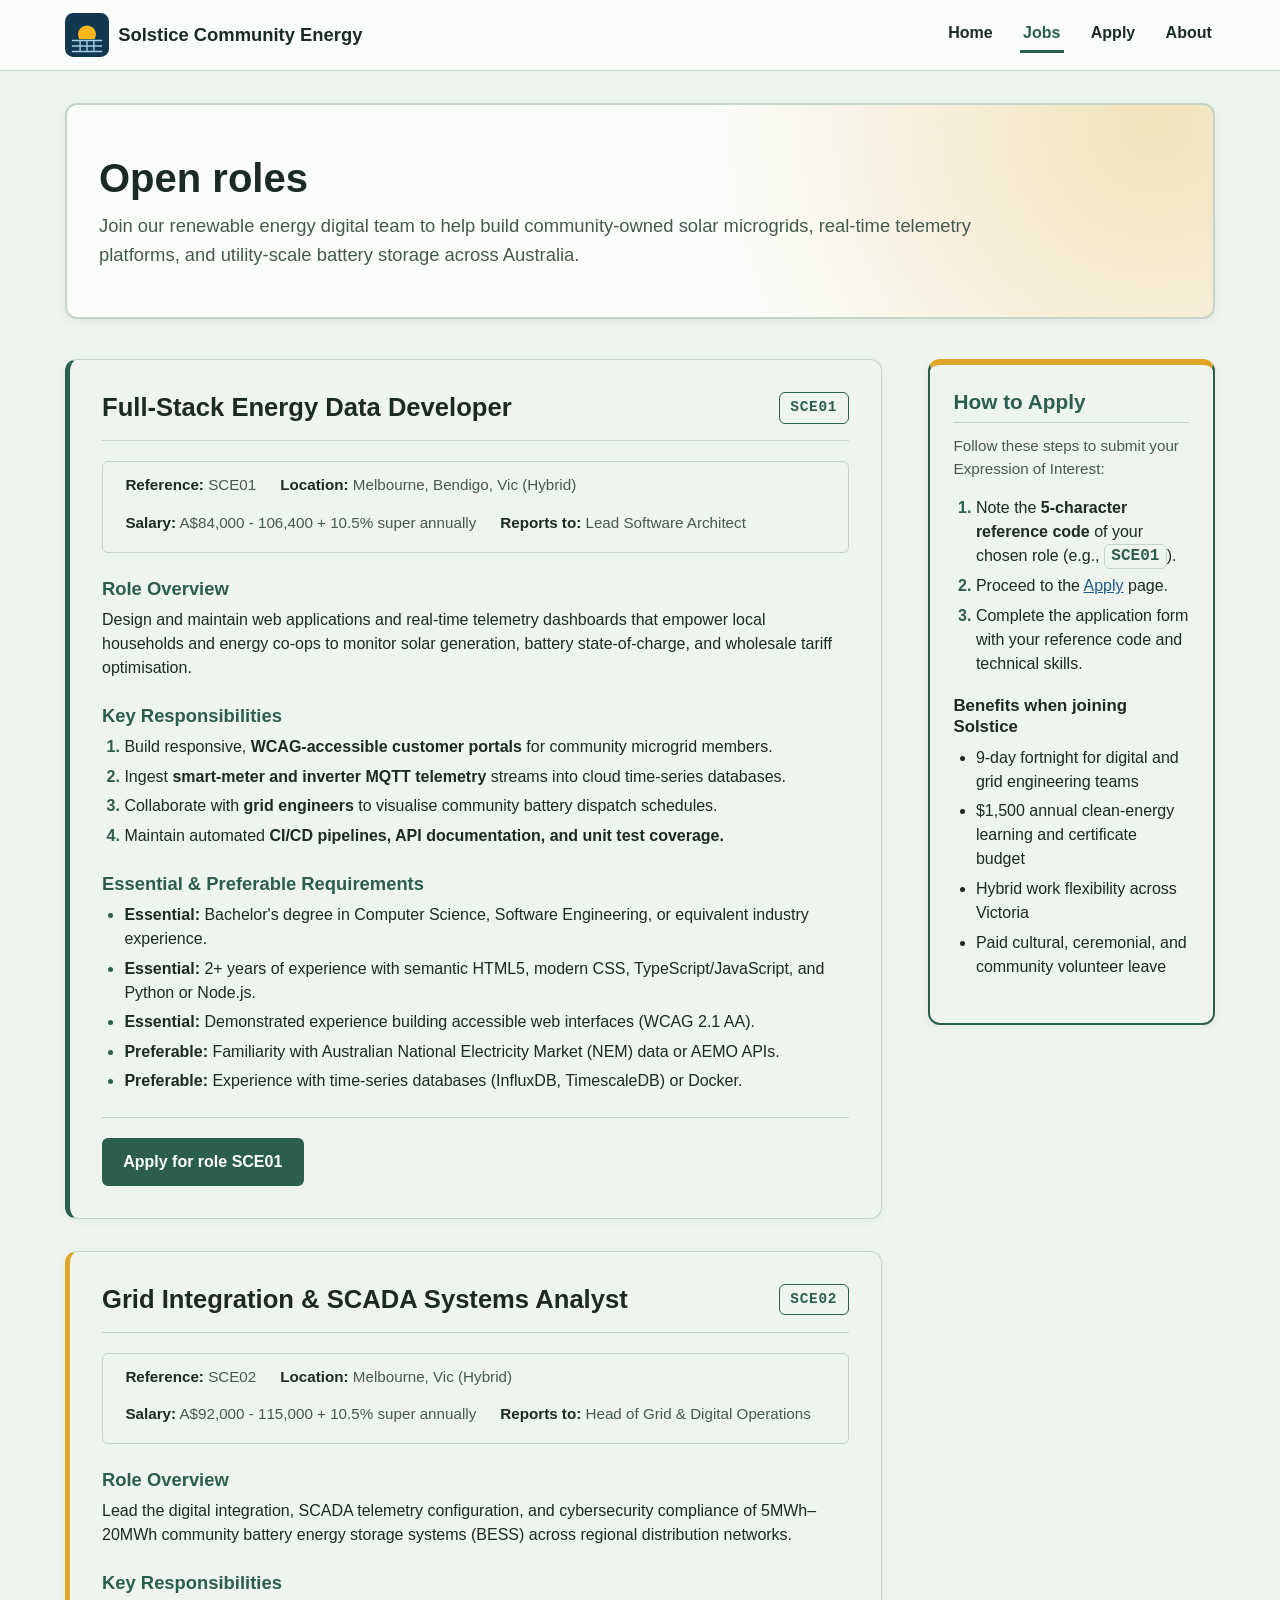
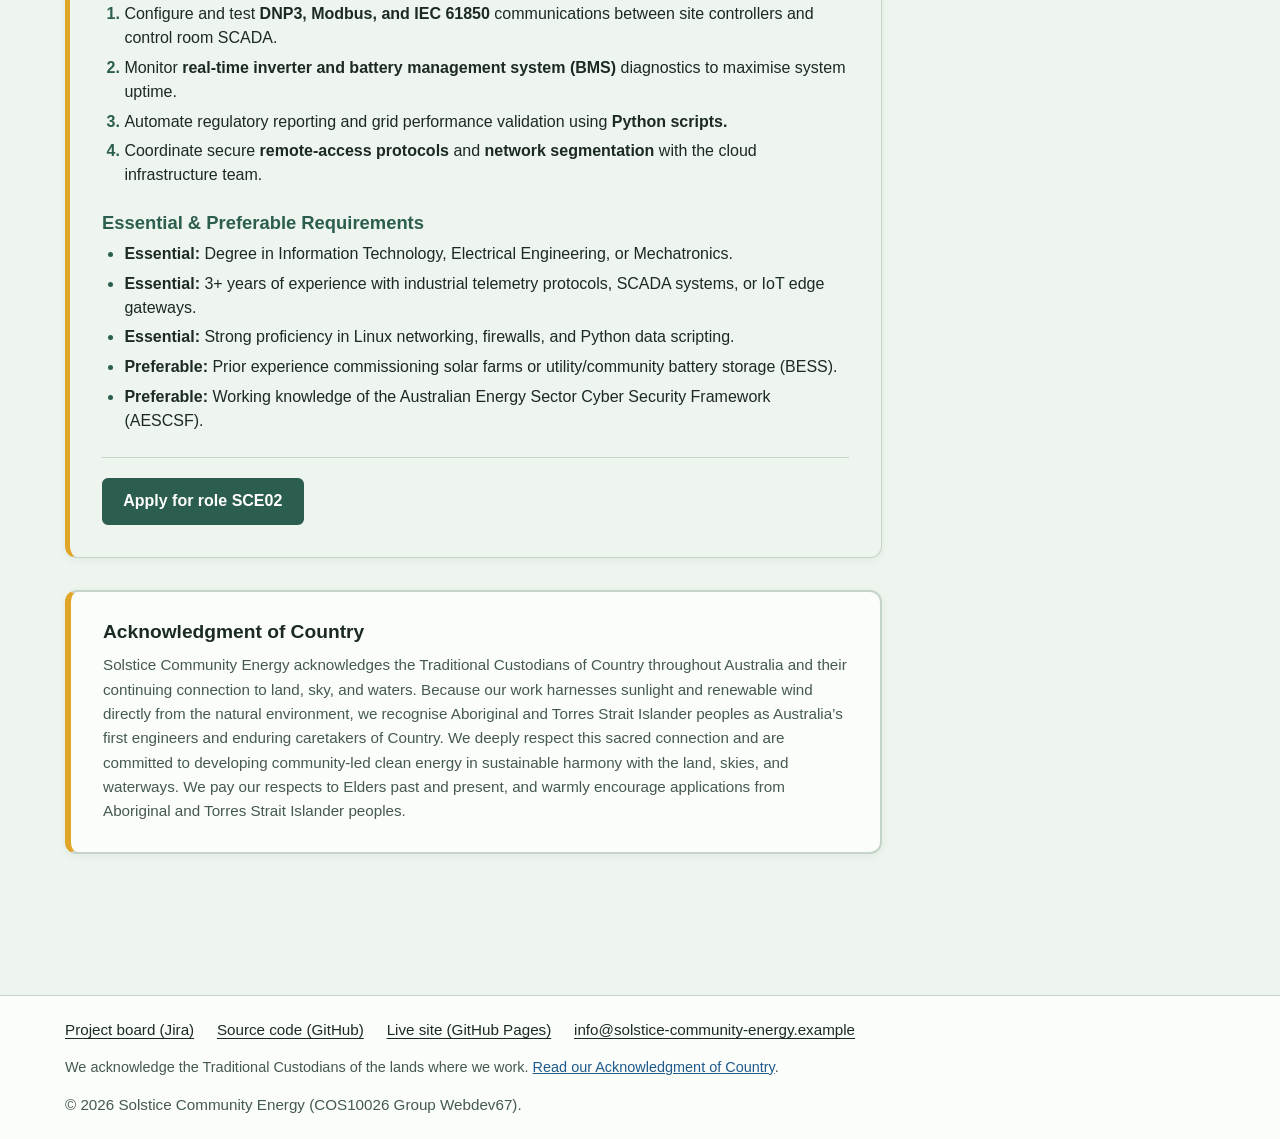
<file: jobs.html>
<!DOCTYPE html>
<!--
    
  
  jobs.html - Solstice Community Energy Careers (fictional company)
  COS10026 Applied Web Project Part 1 - Group Webdev67, industry G03 Sustainable Energy Solutions
  Author: Bach Gia Huy (jobs.html owner)

  ACKNOWLEDGEMENTS
  - Page structure, two-column float layout, and accessibility features drafted with help from AI assistance, then reviewed, edited, and validated by the author.
  - Collaborative elements: Shared global header, footer, color tokens, and WCAG AA compliant styling coordinated with Le Cong Binh (index.html), Pham Duc Duy (apply.html), and Vu Duc Thai An (about.html).
  - Career listings, job descriptions, benefits, and company details on this page are fictional. See README.md.
-->



<html lang="en-AU">
<head>
  <meta charset="utf-8">
  <meta name="viewport" content="width=device-width, initial-scale=1">
  <title>Jobs | Solstice Community Energy Careers</title>
  <meta name="description" content="Current digital roles at Solstice Community Energy, a fictional renewable energy company.">
  <meta name="author" content="Gia Huy Bach - Group 03 (Webdev67)">
  <link rel="stylesheet" href="styles.css">
  <!-- Embedded CSS example (assessment requirement) -->
  <style>
    .page-jobs .jobs-intro {
      max-width: 55rem;
      font-size: 1.15rem;
    }

    
  </style>
</head>
<body class="page-jobs">
  <a class="skip-link" href="#main">Skip to main content</a>

  <header class="site-header">
    <div class="container header-inner">
      <a class="brand" href="index.html">
        <img src="images/logo.svg" width="44" height="44" alt="">
        <span>Solstice Community Energy</span>
      </a>
      <nav class="main-nav" aria-label="Main">
        <ul>
          <li><a href="index.html">Home</a></li>
          <li><a href="jobs.html" aria-current="page">Jobs</a></li>
          <li><a href="apply.html">Apply</a></li>
          <li><a href="about.html">About</a></li>
        </ul>
      </nav>
    </div>
  </header>

  <main id="main">
    <div class="container page-section">
      <header class="jobs-header">
        <h1>Open roles</h1>
        <p class="jobs-intro">
          Join our renewable energy digital team to help build community-owned solar microgrids, real-time telemetry platforms, and utility-scale battery storage across Australia.
        </p>
      </header>

      <div class="jobs-layout">
        
        <div class="jobs-main">
          <!-- Job 1 -->
          <section class="job-card" aria-labelledby="job-1-title">
            <div class="job-card-header">
              <h2 id="job-1-title">Full-Stack Energy Data Developer</h2>
              <span class="job-ref" title="5-Character Job Reference Number">SCE01</span>
            </div>
            <ul class="job-meta">
              <li><strong>Reference:</strong> SCE01</li>
              <li><strong>Location:</strong> Melbourne, Bendigo, Vic (Hybrid)</li>
              <li><strong>Salary:</strong> A$84,000 - 106,400 + 10.5% super annually</li>
              <li><strong>Reports to:</strong> Lead Software Architect</li>
            </ul>

            <h3>Role Overview</h3>
            <p>
              Design and maintain web applications and real-time telemetry dashboards that empower local households and energy co-ops to monitor solar generation, battery state-of-charge, and wholesale tariff optimisation.
            </p>

            <h3>Key Responsibilities</h3>
            <ol>
              <li>Build responsive, <strong>WCAG-accessible customer portals</strong> for community microgrid members.</li>
              <li>Ingest <strong>smart-meter and inverter MQTT telemetry</strong> streams into cloud time-series databases.</li>
              <li>Collaborate with <strong>grid engineers</strong> to visualise community battery dispatch schedules.</li>
              <li>Maintain automated <strong>CI/CD pipelines, API documentation, and unit test coverage.</strong></li>
            </ol>

            <h3>Essential &amp; Preferable Requirements</h3>
            <ul>
              <li><strong>Essential:</strong> Bachelor's degree in Computer Science, Software Engineering, or equivalent industry experience.</li>
              <li><strong>Essential:</strong> 2+ years of experience with semantic HTML5, modern CSS, TypeScript/JavaScript, and Python or Node.js.</li>
              <li><strong>Essential:</strong> Demonstrated experience building accessible web interfaces (WCAG 2.1 AA).</li>
              <li><strong>Preferable:</strong> Familiarity with Australian National Electricity Market (NEM) data or AEMO APIs.</li>
              <li><strong>Preferable:</strong> Experience with time-series databases (InfluxDB, TimescaleDB) or Docker.</li>
            </ul>
            <div class="job-actions">
              <a href="apply.html" class="button" aria-label="Apply for Full-Stack Energy Data Developer, reference SCE01">Apply for role SCE01</a>
            </div>
          </section>

          <!-- Job 2 -->
          <section class="job-card" aria-labelledby="job-2-title">
            <div class="job-card-header">
              <h2 id="job-2-title">Grid Integration &amp; SCADA Systems Analyst</h2>
              <span class="job-ref" title="5-Character Job Reference Number">SCE02</span>
            </div>
            <ul class="job-meta">
              <li><strong>Reference:</strong> SCE02</li>
              <li><strong>Location:</strong> Melbourne, Vic (Hybrid)</li>
              <li><strong>Salary:</strong> A$92,000 - 115,000 + 10.5% super annually</li>
              <li><strong>Reports to:</strong> Head of Grid &amp; Digital Operations</li>
            </ul>

            <h3>Role Overview</h3>
            <p>
              Lead the digital integration, SCADA telemetry configuration, and cybersecurity compliance of 5MWh–20MWh community battery energy storage systems (BESS) across regional distribution networks.
            </p>

            <h3>Key Responsibilities</h3>
            <ol>
              <li>Configure and test <strong>DNP3, Modbus, and IEC 61850</strong> communications between site controllers and control room SCADA.</li>
              <li>Monitor <strong>real-time inverter and battery management system (BMS)</strong> diagnostics to maximise system uptime.</li>
              <li>Automate regulatory reporting and grid performance validation using <strong>Python scripts.</strong></li>
              <li>Coordinate secure <strong>remote-access protocols</strong> and <strong>network segmentation</strong> with the cloud infrastructure team.</li>
            </ol>

            <h3>Essential &amp; Preferable Requirements</h3>
            <ul>
              <li><strong>Essential:</strong> Degree in Information Technology, Electrical Engineering, or Mechatronics.</li>
              <li><strong>Essential:</strong> 3+ years of experience with industrial telemetry protocols, SCADA systems, or IoT edge gateways.</li>
              <li><strong>Essential:</strong> Strong proficiency in Linux networking, firewalls, and Python data scripting.</li>
              <li><strong>Preferable:</strong> Prior experience commissioning solar farms or utility/community battery storage (BESS).</li>
              <li><strong>Preferable:</strong> Working knowledge of the Australian Energy Sector Cyber Security Framework (AESCSF).</li>
            </ul>
            <div class="job-actions">
              <a href="apply.html" class="button" aria-label="Apply for Grid Integration and SCADA Systems Analyst, reference SCE02">Apply for role SCE02</a>
            </div>
          </section>

          <!-- Acknowledgment of Country -->
          <section class="country-ack" aria-labelledby="ack-heading" style="background-color: var(--surface);">
            <h2 id="ack-heading" class="country-heading">Acknowledgment of Country</h2>
            <p>
              Solstice Community Energy acknowledges the Traditional Custodians of Country throughout Australia and their continuing connection to land, sky, and waters. Because our work harnesses sunlight and renewable wind directly from the natural environment, we recognise Aboriginal and Torres Strait Islander peoples as Australia’s first engineers and enduring caretakers of Country. We deeply respect this sacred connection and are committed to developing community-led clean energy in sustainable harmony with the land, skies, and waterways. We pay our respects to Elders past and present, and warmly encourage applications from Aboriginal and Torres Strait Islander peoples.
            </p>
          </section>
        </div>
          

        <!-- Sidebar (placed second in DOM, styled to appear to the right using CSS) -->
        <aside class="jobs-sidebar" aria-label="Application process and benefits">
          <h2>How to Apply</h2>
          <p>Follow these steps to submit your Expression of Interest:</p>
          <ol>
            <li>Note the <strong>5-character reference code</strong> of your chosen role (e.g., <code>SCE01</code>).</li>
            <li>Proceed to the <a href="apply.html">Apply</a> page.</li>
            <li>Complete the application form with your reference code and technical skills.</li>
          </ol>

          <h3>Benefits when joining Solstice</h3>
          <ul>
            <li>9-day fortnight for digital and grid engineering teams</li>
            <li>$1,500 annual clean-energy learning and certificate budget</li>
            <li>Hybrid work flexibility across Victoria</li>
            <li>Paid cultural, ceremonial, and community volunteer leave</li>
          </ul>
        </aside>
      </div>
    </div>
  </main>

  <footer class="site-footer">
    <div class="container footer-inner">
      <ul class="footer-links">
        <li>
          <a href="https://defesttosiro.atlassian.net/jira/software/projects/RWP/boards/2/backlog" target="_blank" rel="noopener noreferrer">
            Project board (Jira) <span class="visually-hidden">(opens in a new tab)</span>
          </a>
        </li>
        <li>
          <a href="https://github.com/congbinhle120203/COS10026_GroupProject1_Webdev67.git" target="_blank" rel="noopener noreferrer">
            Source code (GitHub) <span class="visually-hidden">(opens in a new tab)</span>
          </a>
        </li>
        <li>
          <a href="https://congbinhle120203.github.io/COS10026_GroupProject1_Webdev67/" target="_blank" rel="noopener noreferrer">
            Live site (GitHub Pages) <span class="visually-hidden">(opens in a new tab)</span>
          </a>
        </li>
        <li><a href="mailto:info@solstice-community-energy.example">info@solstice-community-energy.example</a></li>
      </ul>
      <p class="footer-country">We acknowledge the Traditional Custodians of the lands where we work. <a href="jobs.html#ack-heading">Read our Acknowledgment of Country</a>.</p>
      <p>&copy; 2026 Solstice Community Energy (COS10026 Group Webdev67).</p>
    </div>
  </footer>

</body>
</html>
</file>
<file: project1/styles.css>
/* ==========================================================================
   styles.css - Solstice Community Energy Careers
   COS10026 Applied Web Project Part 1 - Group G03 (Webdev67)

   HOW THIS FILE IS ORGANISED
   1. Colour variables and theme    (shared - Binh)
   2. Base styles                   (shared - Binh)
   3. Layout container              (shared - Binh)
   4. Header, nav, buttons, footer  (shared - Binh)
   5. index.html                    (Binh,  scope: .page-home)
   6. jobs.html                     (Huy,   scope: .page-jobs)
   7. apply.html                    (Duy,   scope: .page-apply)
   8. about.html                    (An,    scope: .page-about)
   9. Responsive media queries      (shared)

   RULES: only edit inside your own section. Start every page-specific
   selector with your body class so rules never clash between pages.
   ========================================================================== */


/* ==========================================================================
   1. COLOR VARIABLES & THEME (Eucalyptus)
   Change a colour here once and every page updates.
   ========================================================================== */
:root {
  --bg: #eef4ee;          /* page background */
  --surface: #fbfdfb;     /* cards and boxes sitting on the background */
  --ink: #1b2a23;        /* main text */
  --ink-muted: #455a4e;   /* secondary text */
  --primary: #2c5e4f;     /* brand green */
  --on-primary: #ffffff;  /* text placed on the brand green */
  --accent: #e0a526;      /* sun yellow, used for highlights */
  --line: #c5d4c8;        /* borders and dividers */
  --link: #1f5a8a;
  --focus: #9a3412;       /* keyboard focus outline */
  --sun-glow: rgba(224, 165, 38, 0.30);   /* soft sun in the hero background */
  --grid-line: rgba(44, 94, 79, 0.13);    /* solar panel grid lines */

  --font: Calibri, Arial, sans-serif;
  --font-mono: Consolas, monospace;
  --radius: 6px;
  --radius-lg: 12px;
  --maxw: 1150px;
}


/* ==========================================================================
   2. BASE STYLES
   ========================================================================== */
* {
  box-sizing: border-box;
}

body {
  margin: 0;
  font-family: var(--font);
  font-size: 16px;
  line-height: 1.5;
  color: var(--ink);
  background-color: var(--bg);
}

h1, h2, h3 {
  color: var(--ink);
  line-height: 1.25;
  margin-top: 0;
}

h1 { font-size: 2em; margin-bottom: 0.5em; }
h2 { font-size: 1.5em; margin-bottom: 0.5em; }
h3 { font-size: 1.2em; margin-bottom: 0.5em; }

p {
  margin: 0 0 1em;
}

ul, ol {
  margin: 0 0 1em;
  padding-left: 1.5em;
}

li {
  margin-bottom: 0.35em;
}

a {
  color: var(--link);
}

a:hover {
  color: var(--primary);
}

img {
  max-width: 100%;
  height: auto;
  display: block;
}

/* Keyboard focus: a clear outline on every interactive element */
a:focus-visible,
button:focus-visible,
input:focus-visible,
select:focus-visible,
textarea:focus-visible {
  outline: 3px solid var(--focus);
  outline-offset: 2px;
}

/* Placeholder text: the browser default is too pale on our background */
::placeholder {
  color: var(--ink-muted);
  opacity: 1;
}

/* Text for screen readers only (hidden on screen) */
.visually-hidden {
  position: absolute;
  width: 1px;
  height: 1px;
  padding: 0;
  margin: -1px;
  overflow: hidden;
  clip-path: inset(50%);
  white-space: nowrap;
  border: 0;
}

/* Smooth scrolling for in-page links (skip link, footer link) */
html {
  scroll-behavior: smooth;
  scroll-padding-top: 5rem;   /* keeps targets clear of the sticky header */
}

/* Respect visitors who turn animations off in their system settings */
@media (prefers-reduced-motion: reduce) {
  html {
    scroll-behavior: auto;
  }

  * {
    transition: none !important;
    animation: none !important;
  }
}


/* ==========================================================================
   3. LAYOUT CONTAINER
   ========================================================================== */
.container {
  width: 90%;
  max-width: var(--maxw);
  margin: 0 auto;
}

.page-section {
  padding: 2em 0;
}

/* "Skip to main content" link: hidden until a keyboard user tabs to it */
.skip-link {
  position: absolute;
  top: -100px;
  left: 1rem;
  z-index: 9999;
  padding: 0.6rem 1.2rem;
  background-color: var(--primary);
  color: var(--on-primary);
  font-weight: bold;
  text-decoration: none;
  border-radius: 0 0 var(--radius) var(--radius);
  border: 2px solid var(--accent);
  transition: top 0.2s ease-in-out;
}

.skip-link:focus {
  top: 0;
  outline: 3px solid var(--focus);
  outline-offset: 2px;
}


/* ==========================================================================
   4. HEADER, NAVIGATION, BUTTONS & FOOTER
   ========================================================================== */
/* Header stays at the top of the screen while scrolling */
.site-header {
  position: sticky;
  top: 0;
  z-index: 100;
  background-color: var(--surface);
  border-bottom: 1px solid var(--line);
}

.header-inner {
  display: flex;
  flex-wrap: wrap;
  align-items: center;
  justify-content: space-between;
  gap: 0.5em 1em;
  padding: 0.8em 0;
}

.brand {
  display: flex;
  align-items: center;
  gap: 0.5em;
  color: var(--ink);
  font-size: 1.15em;
  font-weight: bold;
  text-decoration: none;
}

.main-nav ul {
  display: flex;
  flex-wrap: wrap;
  gap: 1.5em;
  margin: 0;
  padding: 0;
  list-style: none;
}

.main-nav li {
  margin-bottom: 0;
}

.main-nav a {
  display: inline-block;
  padding: 0.3em 0.2em;
  color: var(--ink);
  font-weight: bold;
  text-decoration: none;
  border-bottom: 3px solid transparent;
}

.main-nav a:hover {
  color: var(--primary);
  border-bottom-color: var(--primary);
}

/* The page you are on: bold green with an underline */
.main-nav a[aria-current="page"] {
  color: var(--primary);
  border-bottom-color: var(--primary);
}

/* Buttons */
.button {
  display: inline-block;
  padding: 0.6em 1.2em;
  font-weight: bold;
  color: var(--on-primary);
  background-color: var(--primary);
  border: 2px solid var(--primary);
  border-radius: var(--radius);
  text-decoration: none;
  margin-right: 0.5em;
  transition: background-color 0.2s, color 0.2s, transform 0.2s;
}

.button:hover {
  transform: translateY(-2px);
  background-color: var(--ink);
  border-color: var(--ink);
  color: var(--on-primary);
}

/* Footer */
.site-footer {
  margin-top: 3em;
  padding: 1.5em 0;
  background-color: var(--surface);
  border-top: 1px solid var(--line);
  font-size: 0.95em;
}

.footer-inner {
  display: flex;
  flex-wrap: wrap;
  justify-content: space-between;
  align-items: center;
  gap: 1em;
}

.footer-links {
  display: flex;
  flex-wrap: wrap;
  gap: 1.5em;
  margin: 0;
  padding: 0;
  list-style: none;
}

.footer-links li {
  margin-bottom: 0;
}

.footer-links a {
  color: var(--ink);
  text-decoration: underline;
  text-underline-offset: 3px;
}

.footer-links a:hover {
  color: var(--primary);
}

.site-footer p {
  margin: 0;
  color: var(--ink-muted);
}

/* Acknowledgment of Country line (takes a full row of the footer) */
.site-footer .footer-country {
  flex-basis: 100%;
  font-size: 0.95em;
}


/* ==========================================================================
   5. PAGE: index.html (Owner: Le Cong Binh - Scope: .page-home)
   ========================================================================== */

/* ---- Search bar (strip under the header) ---- */
.page-home .home-search {
  padding: 0.9em 0;
  background-color: var(--surface);
  border-bottom: 1px solid var(--line);
}

.page-home .search-form {
  display: flex;
  flex-wrap: wrap;
  align-items: center;
  gap: 0.5em 0.75em;
}

.page-home .search-form label {
  font-weight: bold;
}

.page-home .search-form input[type="search"] {
  flex: 1 1 14em;
  max-width: 28em;
  padding: 0.55em 0.8em;
  font-family: inherit;
  font-size: 1em;
  color: var(--ink);
  background-color: var(--bg);
  border: 2px solid var(--ink-muted);
  border-radius: var(--radius);
}

.page-home .search-form button {
  padding: 0.55em 1.3em;
  font-family: inherit;
  font-size: 1em;
  font-weight: bold;
  color: var(--on-primary);
  background-color: var(--primary);
  border: 2px solid var(--primary);
  border-radius: var(--radius);
  cursor: pointer;
}

.page-home .search-form button:hover {
  background-color: var(--ink);
  border-color: var(--ink);
}

/* ---- Hero banner: CSS background graphic ----
   Layers, top to bottom: a soft sun glow, a solar panel grid
   (two sets of thin lines), then a green gradient underneath. */
.page-home .hero {
  padding: 3.5em 0;
  background-color: #d7e8dc;
  background-image:
    radial-gradient(circle at 88% 15%, var(--sun-glow), transparent 45%),
    linear-gradient(var(--grid-line) 1px, transparent 1px),
    linear-gradient(90deg, var(--grid-line) 1px, transparent 1px),
    linear-gradient(180deg, #e6f1e8, #cfe3d6);
  background-size: auto, 44px 44px, 44px 44px, auto;
  border-bottom: 2px solid var(--line);
}

/* two columns using flexbox */
.page-home .hero-inner {
  display: flex;
  align-items: center;
  justify-content: space-between;
  gap: 2.5em;
}

.page-home .hero-copy {
  flex: 1;
}

.page-home .hero-media {
  flex: 1;
}

/* the slogan above the main heading */
.page-home .hero-slogan {
  display: inline-block;
  margin-bottom: 0.8em;
  padding: 0.25em 0.8em;
  font-size: 0.9em;
  font-weight: bold;
  letter-spacing: 0.06em;
  text-transform: uppercase;
  color: var(--primary);
  background-color: var(--surface);
  border: 1px solid var(--primary);
  border-radius: 2em;
}

.page-home .hero h1 {
  font-size: clamp(2rem, 4.5vw, 3rem);
  color: var(--ink);
}

.page-home .hero .lead {
  font-size: 1.15em;
  color: var(--ink);
}

.page-home .hero-image {
  border-radius: var(--radius-lg);
  border: 2px solid var(--line);
  box-shadow: 0 8px 24px rgba(27, 42, 35, 0.15);
}

/* secondary outline button on home hero */
.page-home .button-secondary {
  background-color: transparent;
  color: var(--ink);
  border: 2px solid var(--ink-muted);
}

.page-home .button-secondary:hover {
  background-color: var(--surface);
  border-color: var(--primary);
  color: var(--primary);
}

/* ---- White box sections ---- */
.page-home .section {
  margin-top: 2.5em;
  padding: 1.75em;
  background-color: var(--surface);
  border: 2px solid var(--line);
  border-radius: var(--radius-lg);
  box-shadow: 0 2px 8px rgba(27, 42, 35, 0.06);
}

/* ---- Stats row using flexbox ---- */
.page-home .stats-row {
  display: flex;
  flex-wrap: wrap;
  gap: 1em;
  margin-top: 1.25em;
}

.page-home .stat-box {
  flex: 1;
  min-width: 150px;
  padding: 1.1em 1em;
  background-color: var(--bg);
  border: 1px solid var(--line);
  border-top: 4px solid var(--accent);
  border-radius: var(--radius);
  text-align: center;
}

.page-home .stat-number {
  font-size: 1.8em;
  font-weight: bold;
  line-height: 1.2;
  color: var(--primary);
  margin-bottom: 0.2em;
}

.page-home .stat-label {
  margin-bottom: 0;
  color: var(--ink-muted);
}

/* small disclaimer under the stats */
.page-home .stats-note {
  margin: 1.25em 0 0;
  font-size: 0.9em;
  font-style: italic;
  color: var(--ink-muted);
}

/* ---- Projects table ---- */
/* Wrapper lets the table scroll sideways on a narrow phone screen */
.page-home .table-wrap {
  margin-top: 1em;
  overflow-x: auto;
}

.page-home .data-table {
  width: 100%;
  border-collapse: collapse;
}

.page-home .data-table caption {
  text-align: left;
  font-weight: bold;
  padding-bottom: 0.5em;
}

.page-home .data-table th,
.page-home .data-table td {
  padding: 0.7em 0.8em;
  border: 1px solid var(--line);
  text-align: left;
}

.page-home .data-table thead th {
  background-color: var(--primary);
  color: var(--on-primary);
}

.page-home .data-table tbody th,
.page-home .data-table tfoot th,
.page-home .data-table tfoot td {
  background-color: var(--bg);
  font-weight: bold;
}

/* highlight the row under the mouse */
.page-home .data-table tbody td:hover {
  background-color: #fdf3d6;
}

/* ---- Why join: list shown as three cards ---- */
.page-home .benefits {
  display: grid;
  grid-template-columns: repeat(3, 1fr);
  gap: 1em;
  margin: 1.25em 0 0;
  padding: 0;
  list-style: none;
}

.page-home .benefits li {
  margin-bottom: 0;
  padding: 1.1em;
  background-color: var(--bg);
  border: 1px solid var(--line);
  border-left: 5px solid var(--primary);
  border-radius: var(--radius);
}

.page-home .benefits strong {
  display: block;
  margin-bottom: 0.3em;
  color: var(--primary);
  font-size: 1.1em;
}

/* ---- Call-to-action band above the footer ---- */
.page-home .cta-band {
  margin-top: 2.5em;
  padding: 2em 1.75em;
  text-align: center;
  color: var(--on-primary);
  background-color: var(--primary);
  background-image: radial-gradient(circle at 90% 0%, var(--sun-glow), transparent 55%);
  border-radius: var(--radius-lg);
}

.page-home .cta-band h2 {
  color: var(--on-primary);
}

.page-home .cta-band p {
  max-width: 36em;
  margin-left: auto;
  margin-right: auto;
}

.page-home .cta-band .button {
  margin: 0.25em;
  color: var(--ink);
  background-color: var(--accent);
  border-color: var(--accent);
}

.page-home .cta-band .button:hover {
  background-color: var(--surface);
  border-color: var(--surface);
  color: var(--ink);
}

/* ---- Gentle fade-in when the page loads (switched off by reduced-motion) ---- */
@keyframes home-rise {
  from {
    opacity: 0;
    transform: translateY(14px);
  }
  to {
    opacity: 1;
    transform: translateY(0);
  }
}

.page-home .hero-copy {
  animation: home-rise 0.7s ease-out both;
}

.page-home .hero-media {
  animation: home-rise 0.7s ease-out 0.15s both;
}

/* ---- Cards lift slightly on hover ---- */
.page-home .stat-box,
.page-home .benefits li {
  transition: transform 0.2s, box-shadow 0.2s;
}

.page-home .stat-box:hover,
.page-home .benefits li:hover {
  transform: translateY(-3px);
  box-shadow: 0 6px 14px rgba(27, 42, 35, 0.12);
}

/* ---- Featured roles: two cards that link to jobs.html ---- */
.page-home .featured {
  display: grid;
  grid-template-columns: repeat(2, 1fr);
  gap: 1em;
  margin: 1.25em 0 0;
  padding: 0;
  list-style: none;
}

.page-home .featured li {
  display: flex;
  flex-direction: column;
  margin-bottom: 0;
  padding: 1.25em;
  background-color: var(--bg);
  border: 1px solid var(--line);
  border-top: 5px solid var(--primary);
  border-radius: var(--radius);
  transition: transform 0.2s, box-shadow 0.2s;
}

.page-home .featured li:hover {
  transform: translateY(-3px);
  box-shadow: 0 6px 14px rgba(27, 42, 35, 0.12);
}

.page-home .featured h3 {
  margin-bottom: 0.4em;
}

.page-home .featured-ref {
  align-self: flex-start;
  margin-bottom: 0.6em;
  padding: 0.15em 0.6em;
  font-family: var(--font-mono);
  font-weight: bold;
  color: var(--primary);
  border: 1px solid var(--primary);
  border-radius: var(--radius);
}

.page-home .featured-meta {
  color: var(--ink-muted);
}

.page-home .featured .button {
  align-self: flex-start;
  margin-top: auto;
}

/* ---- How hiring works: numbered steps drawn with CSS counters ---- */
.page-home .steps {
  counter-reset: step;
  display: grid;
  grid-template-columns: repeat(4, 1fr);
  gap: 1em;
  margin: 1.25em 0 0;
  padding: 0;
  list-style: none;
}

.page-home .steps li {
  counter-increment: step;
  position: relative;
  margin-bottom: 0;
  padding: 3.2em 1em 1em;
  background-color: var(--bg);
  border: 1px solid var(--line);
  border-radius: var(--radius);
}

.page-home .steps li::before {
  content: counter(step);
  position: absolute;
  top: 0.9em;
  left: 1em;
  width: 2em;
  height: 2em;
  line-height: 2em;
  text-align: center;
  font-weight: bold;
  color: var(--ink);
  background-color: var(--accent);
  border-radius: 50%;
}

.page-home .steps strong {
  display: block;
  margin-bottom: 0.3em;
  color: var(--primary);
}

/* ---- Team quote ---- */
.page-home .voice {
  margin: 1.25em 0 0;
  padding: 1.25em 1.5em;
  background-color: var(--bg);
  border-left: 6px solid var(--accent);
  border-radius: var(--radius);
}

.page-home .voice blockquote {
  margin: 0;
}

.page-home .voice blockquote p {
  margin: 0 0 0.6em;
  font-size: 1.2em;
  font-style: italic;
}

.page-home .voice figcaption {
  color: var(--ink-muted);
  font-size: 0.95em;
}

/* ---- FAQ: details and summary ---- */
.page-home .faq details {
  margin-top: 0.75em;
  background-color: var(--bg);
  border: 1px solid var(--line);
  border-radius: var(--radius);
}

.page-home .faq summary {
  padding: 0.8em 1em;
  font-weight: bold;
  cursor: pointer;
}

.page-home .faq summary:hover {
  color: var(--primary);
}

.page-home .faq details[open] {
  border-color: var(--primary);
}

.page-home .faq details[open] summary {
  border-bottom: 1px solid var(--line);
}

.page-home .faq details p {
  margin: 0;
  padding: 0.9em 1em;
}

/* ---- index.html on tablets and phones ---- */
@media (max-width: 768px) {
  .page-home .hero {
    padding: 2.25em 0;
  }

  .page-home .hero-inner {
    flex-direction: column;
    text-align: center;
  }

  .page-home .benefits,
  .page-home .featured {
    grid-template-columns: 1fr;
  }

  .page-home .steps {
    grid-template-columns: repeat(2, 1fr);
  }

  .page-home .search-form input[type="search"] {
    max-width: none;
  }
}

/* Smaller phones: tighter table so all four columns fit */
@media (max-width: 36rem) {
  .page-home .section {
    padding: 1.25em;
  }

  .page-home .steps {
    grid-template-columns: 1fr;
  }

  .page-home .data-table {
    font-size: 0.85em;
  }

  .page-home .data-table th,
  .page-home .data-table td {
    padding: 0.5em 0.4em;
  }
}


/* ==========================================================================
   6. PAGE: jobs.html (Owner: Bach Gia Huy - Scope: .page-jobs)
   ========================================================================== */
.page-jobs .jobs-header {
  padding: 3rem 2rem;
  background-color: var(--surface);
  border: 2px solid var(--line);
  border-radius: var(--radius-lg);
  box-shadow: 0 2px 8px rgba(27, 42, 35, 0.06);
  margin-bottom: 2.5rem;
  position: relative;
  background-image: radial-gradient(circle at 95% 10%, var(--sun-glow), transparent 40%);
}

.page-jobs .jobs-header h1 {
  font-size: clamp(2rem, 3.5vw, 2.5rem);
  color: var(--ink);
  margin-bottom: 0.5rem;
}

.page-jobs .jobs-intro {
  color: var(--ink-muted);
  font-size: 1.15rem;
  max-width: 48rem;
  margin-bottom: 0;
  line-height: 1.6;
}

.page-jobs .jobs-layout {
  padding-bottom: 2rem;
}

/* Mandatory Clearfix for 25% Floated Aside */
.page-jobs .jobs-layout::after {
  content: "";
  display: table;
  clear: both;
}

.page-jobs .jobs-main {
  width: 71%;
  float: left;
}

/* Floated Sidebar Aside (25% Width Float Right) */
.page-jobs aside.jobs-sidebar {
  width: 25%;
  float: right;
  margin: 0 0 2rem 4%;
  padding: 1.5rem;
  background-color: var(--bg);
  border: 2px solid var(--primary);
  border-top: 6px solid var(--accent);
  border-radius: var(--radius-lg);
  box-shadow: 0 2px 8px rgba(27, 42, 35, 0.06);
}

.page-jobs aside.jobs-sidebar h2 {
  font-size: 1.3rem;
  color: var(--primary);
  margin-top: 0;
  margin-bottom: 0.75rem;
  padding-bottom: 0.4rem;
  border-bottom: 1px solid var(--line);
}

.page-jobs aside.jobs-sidebar h3 {
  font-size: 1.05rem;
  margin-top: 1.25rem;
  margin-bottom: 0.5rem;
  color: var(--ink);
}

.page-jobs aside.jobs-sidebar p {
  font-size: 0.95rem;
  color: var(--ink-muted);
}

.page-jobs aside.jobs-sidebar code {
  font-family: var(--font-mono);
  background-color: var(--bg);
  padding: 0.15em 0.4em;
  border-radius: var(--radius);
  border: 1px solid var(--line);
  color: var(--primary);
  font-weight: bold;
}

/* Job Description Cards */
.page-jobs .job-card {
  background-color: var(--bg);
  border: 1px solid var(--line);
  border-left: 5px solid var(--primary);
  border-radius: var(--radius-lg);
  padding: 2rem;
  margin-bottom: 2rem;
  box-shadow: 0 2px 8px rgba(27, 42, 35, 0.06);
  transition: transform 0.2s ease, box-shadow 0.2s ease;
}

.page-jobs .job-card:nth-of-type(even) {
  border-left-color: var(--accent);
}


.page-jobs .job-card:hover {
  transform: translateY(-3px);
  box-shadow: 0 6px 16px rgba(27, 42, 35, 0.12);
}

.page-jobs .job-card-header {
  display: flex;
  flex-wrap: wrap;
  justify-content: space-between;
  align-items: flex-start;
  gap: 0.75rem 1rem;
  padding-bottom: 1rem;
  margin-bottom: 1.25rem;
  border-bottom: 1px solid var(--line);
}

.page-jobs .job-card h2 {
  font-size: 1.6rem;
  color: var(--ink);
  margin: 0;
}

.page-jobs .job-ref {
  display: inline-block;
  font-family: var(--font-mono);
  font-size: 0.9rem;
  font-weight: bold;
  letter-spacing: 0.05em;
  color: var(--primary);
  background-color: var(--bg);
  border: 1px solid var(--primary);
  padding: 0.25rem 0.65rem;
  border-radius: var(--radius);
}

.page-jobs .job-meta {
  display: flex;
  flex-wrap: wrap;
  gap: 0.6rem 1.5rem;
  list-style: none;
  padding: 0.75rem 1rem;
  margin: 0 0 1.5rem;
  background-color: var(--bg);
  border: 1px solid var(--line);
  border-radius: var(--radius);
  font-size: 0.95rem;
  color: var(--ink-muted)
}

.page-jobs .job-meta strong {
  color: var(--ink);
}

.page-jobs .job-card h3 {
  font-size: 1.15rem;
  color: var(--primary);
  margin-top: 1.5rem;
  margin-bottom: 0.5rem;
}

.page-jobs .job-card ul,
.page-jobs .job-card ol,
.page-jobs aside.jobs-sidebar ul,
.page-jobs aside.jobs-sidebar ol {
  margin: 0 0 1.25rem;
  padding-left: 1.4rem;
}

.page-jobs .job-card ul li::marker {
  color: var(--primary);
}

.page-jobs .job-card ol li::marker,
.page-jobs aside.jobs-sidebar ol li::marker {
  color: var(--primary);
  font-weight: bold;
}

.page-jobs .job-actions {
  margin-top: 1.5rem;
  padding-top: 1.25rem;
  border-top: 1px solid var(--line);
  display: flex;
  flex-wrap: wrap;
  gap: 0.75rem;
}

/* Acknowledgement of Country Card */
.page-jobs .country-ack {
  clear: both;
  background-color: var(--surface);
  border: 2px solid var(--line);
  border-left: 6px solid var(--accent);
  border-radius: var(--radius-lg);
  padding: 1.75rem 2rem;
  margin-bottom: 2rem;
  box-shadow: 0 2px 8px rgba(27, 42, 35, 0.06);
}

.page-jobs .country-heading {
  margin-top: 0;
  margin-bottom: 0.6rem;
  font-size: 1.2rem;
  color: var(--ink);
}

.page-jobs .country-ack p {
  margin: 0;
  font-size: 0.95rem;
  line-height: 1.6;
  color: var(--ink-muted);
}



/* ==========================================================================
   7. PAGE: apply.html (Owner: Pham Duc Duy - Scope: .page-apply)
   ========================================================================== */
.page-apply .page-intro {
  text-align: center;
  font-size: 2.25rem;
  font-family: Georgia, serif;
  color: black;
  margin: 0 auto 0.5rem auto;
}

.page-apply #description {
  text-align: center;
  color: #1b2a23;
  max-width: 42rem;
  margin: 0 auto 2rem auto;
}

.page-apply .apply_form {
  max-width: 750px;
  margin: 0 auto;
  background-color: #eef4ee;
  border: 1px solid gray;
  border-left: 6px solid #2c5e4f;
  border-radius: 12px;
  padding: 2rem;
  box-shadow: 0 4px 12px rgba(0, 0, 0, 0.05);
  box-sizing: border-box;  
}

.page-apply .information legend#title_form {
  font-size: 1.5rem;
  font-weight: bold;
  color: black;
  margin-bottom: 1.5rem;
  border-bottom: 2px solid rgb(206, 202, 202);
  padding-bottom: 0.5rem;
  width: 100%;
  text-align: left;
}

.page-apply .information {
  display: grid;
  grid-template-columns: repeat(2, 1fr);
  gap: 1.25rem 1.5rem;
  border: none;
  padding: 0;
  margin: 0;
}

.page-apply .information .full-width,
.page-apply .skills_form {
  grid-column: 1 / -1;
}

.page-apply .gender_form {
  grid-column: auto;
  margin: 0;
}

.page-apply .apply_form p {
  display: flex;
  flex-direction: column;
  gap: 0.4rem;
  margin: 0;
}

.page-apply .apply_form label {
  font-weight: 600;
  font-size: 1rem;
  color: #111827;
}

.page-apply .apply_form input::placeholder,
.page-apply .apply_form textarea::placeholder {
  color: #4b5563;
}

.page-apply .apply_form input[type="text"],
.page-apply .apply_form input[type="email"],
.page-apply .apply_form input[type="tel"],
.page-apply .apply_form select,
.page-apply .apply_form textarea {
  width: 100%; 
  padding: 0.65rem 0.85rem;
  border: 1px solid gray;
  border-radius: 6px;
  font-size: 1rem;
  background-color: white;
  color: black;
  box-sizing: border-box;
}

.page-apply .required {
  color: #b91c1c; 
  font-weight: bold;
  margin-left: 0.25rem;
}

.page-apply .apply_form textarea {
  min-height: 90px;
  resize: none;
  margin-top: 0.4rem;
}

.page-apply .gender_form,
.page-apply .skills_form {
  border: 1px solid #c5d4c8;
  border-radius: 6px;
  padding: 1rem 1.25rem;
  margin: 0.5rem 0;
  background-color: white;
  display: flex;
  flex-wrap: wrap;
  gap: 1.5rem;
  align-items: center;
}

.page-apply .gender_form legend,
.page-apply .skills_form legend {
  font-weight: bold;
  font-size: 1rem;
  padding: 0 0.5rem;
  color: black;
}

.page-apply .gender_form label,
.page-apply .skills_form label {
  display: inline-flex;
  align-items: center;
  gap: 0.4rem;
  font-weight: normal;
  font-size: 1rem;
  cursor: pointer;
  color: black;
}

.page-apply input[type="radio"],
.page-apply input[type="checkbox"] {
  accent-color: black;
  width: 1.05rem;
  height: 1.05rem;
}

.page-apply input[type="submit"],
.page-apply input[type="reset"] {
  font-weight: bold;
  font-size: 1rem;
  padding: 0.65rem 1.75rem;
  border-radius: 20px;
  margin-top: 1.5rem;
  margin-right: 0.5rem;
  cursor: pointer;
}

.page-apply input[type="submit"] {
  background-color: #2c5e4f;
  color: #ffffff;
  border: none;
}

.page-apply input[type="submit"]:hover {
  background-color: #1b2a23;
}

.page-apply input[type="reset"] {
  background-color: transparent;
  color: #1b2a23;
  border: 1px solid #1b2a23;
}

.page-apply input[type="reset"]:hover {
  background-color: #1b2a23;
  color: #ffffff;
}
/* ==========================================================================
   8. PAGE: about.html (Owner: Vu Duc Thai An - Scope: .page-about)
   ========================================================================== */


/* block-like section with borders and color for background */
.page-about .section {
  display: flex;
  flex-direction: column;
  max-width: var(--maxw);
  margin: 3rem auto auto;
  padding: 2rem;
  background-color: var(--surface);
  border-radius: 1rem;
  border: 2px solid var(--line);
  box-shadow: 0 2px 8px rgba(27, 42, 35, 0.06);
}

/* a section without borders and background color */
.page-about .floating-section {
  display: flex;
  flex-direction: column;
  width: 90%;
  max-width: var(--maxw);
  margin: 3rem auto auto;
  padding: 2rem;
  border-radius: 1rem;
}

/* Section displayed in flex - row */
.page-about .section-row {
  display: flex;
  flex-wrap: nowrap;
  justify-content: space-between;
  gap: 3em;
  width: 100%;
  max-width: var(--maxw);
  margin: 1rem auto auto;
  padding: 0.1rem;
  border-radius: 1rem;
}

/* Header Card that is similar to the one in the Jobs page to retain pages consistency */
.page-about .header-card {
  padding: 3rem 2rem;
  background-color: var(--surface);
  border: 2px solid var(--line);
  border-radius: var(--radius-lg);
  box-shadow: 0 2px 8px rgba(27, 42, 35, 0.06);
  margin-bottom: 2.5rem;
  position: relative;
  background-image: radial-gradient(circle at 95% 10%, var(--sun-glow), transparent 40%);

  font-size: 1.2rem;
}


.page-about .SubTitle {
  color: var(--ink-muted);
}

.page-about .member-section dt {
  margin: 1rem;
}


.page-about .member-info p {
  display: inline-block;
}

/*STYLED STUDENT ID Card next each member's name in the Contribution section */
.page-about .StudentID {
  width: auto;
  text-align: center;
  margin: 0.5rem 1.3rem;
  border: 1px solid var(--ink);
  padding: 0.3rem;
  border-radius: 0.3em;
  
  background-color: var(--primary);

  color: var(--on-primary);
  font-weight: bold;
  letter-spacing: .07rem;

  
  white-space: nowrap;
  /* white space nowrap makes the whole ID: [number] put together as one line
  to prevent the number enters a new line on smaller screen */

}

.page-about .StudentName {
  font-size: 1.1rem;
  font-weight: bold;
  color: var(--link);
}

/* Each member's quote, displayed using flex column */
.page-about .quote {
  display: flex;
  flex-direction: column;
  
  margin: 1.5rem 1.5rem auto;
  margin-bottom: 3rem;
  padding-left: 0.7rem;
  padding-right: 0.7rem;
  padding-top: 1rem;
  padding-bottom: 0.7rem;

  border: 1px solid var(--line);
  border-left: 5px solid var(--accent);
  border-radius: .9rem;

  font-size: 1rem;
  text-align: center;
  font-style: italic;
  font-weight: bold;
  background-color: var(--on-primary);
}

/* Quote Author at the bottom of the Quote block */
.page-about .quote-author {
  margin: auto;
  padding: 0.15rem;
  font-style: normal;
  font-weight: normal;
  border-radius: 0.6rem;
  border: 1px solid #a1a99b;
  color: #71756d;
}

.page-about .quote p[lang="vi"] {
  color: var(--focus);
}

.page-about hr {
  margin: 1.5rem 0 3rem;
  border: none;
  border-top: 1px solid var(--line);
}

/*Group Name card in the Who We Are section and
  Class day/time card in the Who We Are section */
.page-about div.info-card {
  border: 1px solid var(--line);
  border-radius: .5rem;
  background-color: var(--on-primary);

  border-top: 5px solid var(--primary);
  
  padding: .7rem;

  margin: 1rem;

  font-size: 0.8rem;

  flex: 1;
}

/* Similiar to above but is used for paragraphs with different styling */
.page-about div.para-card {
  border: 1px solid var(--line);
  border-radius: .5rem;
  background-color: var(--on-primary);

  border-left: 5px solid var(--accent);
  
  padding: 1rem 1.5rem 1rem;

  margin: 1rem;


  flex: 1;
}


/* Make the titles of each aforementioned cards bigger for stylistic purposes */
.page-about div.info-card .card-title, .page-about div.info-card .card-title {

  text-align: center;
  font-size: 1.1rem;

}

.page-about div.group-content {
  flex: 1;

}

.page-about div.group-photo {
  
  flex: 1;
}

.page-about .group-name {
  text-align: center;
  font-weight: bold;
  font-size: 1.1rem;
  color: var(--ink-muted);
}

/* Member's contribution list card */
.page-about .contributions {
  margin: auto;
  width: 95%;
  padding: 1rem 1.7rem 0.5rem;
  background-color: var(--on-primary);
  border-radius: 0.7rem;
  border: 1px solid var(--line);
  border-left: 5px solid var(--focus);

  box-shadow: 0 2px 8px rgba(27, 42, 35, 0.06);
}

.page-about .contributions ol {

  margin: auto;
  list-style-type: disc;

}

/* FIGURE of Group Photo with BORDER and CAPTION  */
/* ======================================================== */
.page-about figure.GroupPhoto {
  display: flex;
  flex-direction: column;
  align-items: center;
  text-align: center;

  width: fit-content;
  height: fit-content;

  margin: auto;

  border: 2px solid var(--ink);
  border-radius: 1.5rem;
  
  padding: 0.1rem 1rem 1rem;
  background-color: var(--primary);

  flex: 1;
}

.page-about figure.GroupPhoto figcaption {
  font-weight: bold;
  font-size: 1.3rem;
  color: var(--bg);
  margin-bottom: 0.5rem;
}

.page-about figure.GroupPhoto img {
  border-radius: 1rem;
  max-width: 100%;
  border: 2px solid var(--ink);
}
/* ===================================== */

.page-about .FunFact {
  display: flex;
  flex-direction: column;
  align-items: center;
}

/* FUN FACT table uses hex color values and Hover Effect */
/* ====================================================== */
.page-about .FunFactTable {
  border: 2px solid #735f5f;
  background-color: #e7e7e7;
  width: 80%;
  text-align: center;
  border-collapse: collapse;
}

.page-about .FunFactTable caption {
  font-size: 1.5rem;
  font-weight: bold;
  color: #355066;
  margin-bottom: 0.75rem;
}

.page-about .FunFactTable .table-name {

  font-weight: bold;

}

.page-about .FunFactTable th,
.page-about .FunFactTable td {
  padding: 0.75rem;
  border: 1px solid #aeada6;
}

.page-about .FunFactTable tbody tr:nth-child(even) {

  background-color: #d6d6d6;

}

.page-about .FunFactTable thead {
  background-color: #464967;
  color: #eaeae6;
}
/* HOVER EFFECT */
.page-about .FunFactTable td:hover, .page-about .FunFactTable th:hover {
  background-color: #e0a526;
  color: var(--ink);
}
/* ============================================================= */



/* Nav to Apply Page at the end of the page */
.page-about div.join-section {
  width: auto;
  display: flex;
  flex-direction: column;
}

.page-about div.join-section * {
  align-items: center;
  text-align: center;
}


/* ==========================================================================
   9. RESPONSIVE MEDIA QUERIES
   ========================================================================== */
/* (index.html's own phone rules live inside section 5, not here) */

@media screen and (max-width: 768px) {
  .page-apply .apply_form {
    padding: 1.25rem;
  }

  .page-apply .information {
    grid-template-columns: 1fr;
    gap: 1rem;
  }

  .page-apply .gender_form {
    flex-direction: column;
    align-items: flex-start;
    gap: 0.75rem;
  }

  .page-apply input[type="submit"],
  .page-apply input[type="reset"] {
    width: 100%;
    margin-right: 0;
  }
}


@media (max-width: 768px) {
  .page-jobs .jobs-header {
    padding: 1.75rem 1.25rem;
  }

  .page-jobs .jobs-main,
  .page-jobs aside.jobs-sidebar {
    float: none;
    width: 100%;
    margin-left: 0;
  }
}


@media (max-width: 768px) {
  .page-about .header-card {
     padding: 1.75rem 1.25rem;
   }

  .page-about .section,
  .page-about .floating-section {
    padding: 1.25rem;
  }

  .page-about .section-row {
    flex-direction: column;
    flex-wrap: wrap;
    gap: 1rem;
  }

  .page-about .contributions {
    padding: 1rem 1.25rem 0;
  }

  .page-about .StudentID {
    margin: 0.3rem 0.4rem;
  }

  .page-about .quote {
    margin: 1rem 0.5rem 2rem;
  }

  .page-about figure.GroupPhoto {
    padding: 0.1rem 1rem 1rem;
  }
}


/* ==========================================================================
   10. PRINT STYLES (shared)
   Cleaner paper copy: no navigation, search or buttons, black text,
   and web addresses written out after links.
   ========================================================================== */
@media print {
  body {
    color: #000000;
    background-color: #ffffff;
  }

  .site-header,
  .skip-link,
  .home-search,
  .button,
  .cta-band {
    display: none;
  }

  a[href^="http"]::after {
    content: " (" attr(href) ")";
    font-size: 0.85em;
  }
}
</file>
<file: styles.css>
/* ==========================================================================
   styles.css - Solstice Community Energy Careers
   COS10026 Applied Web Project Part 1 - Group G03 (Webdev67)

   HOW THIS FILE IS ORGANISED
   1. Colour variables and theme    (shared - Binh)
   2. Base styles                   (shared - Binh)
   3. Layout container              (shared - Binh)
   4. Header, nav, buttons, footer  (shared - Binh)
   5. index.html                    (Binh,  scope: .page-home)
   6. jobs.html                     (Huy,   scope: .page-jobs)
   7. apply.html                    (Duy,   scope: .page-apply)
   8. about.html                    (An,    scope: .page-about)
   9. Responsive media queries      (shared)

   RULES: only edit inside your own section. Start every page-specific
   selector with your body class so rules never clash between pages.
   ========================================================================== */


/* ==========================================================================
   1. COLOR VARIABLES & THEME (Eucalyptus)
   Change a colour here once and every page updates.
   ========================================================================== */
:root {
  --bg: #eef4ee;          /* page background */
  --surface: #fbfdfb;     /* cards and boxes sitting on the background */
  --ink: #1b2a23;        /* main text */
  --ink-muted: #455a4e;   /* secondary text */
  --primary: #2c5e4f;     /* brand green */
  --on-primary: #ffffff;  /* text placed on the brand green */
  --accent: #e0a526;      /* sun yellow, used for highlights */
  --line: #c5d4c8;        /* borders and dividers */
  --link: #1f5a8a;
  --focus: #9a3412;       /* keyboard focus outline */
  --sun-glow: rgba(224, 165, 38, 0.30);   /* soft sun in the hero background */
  --grid-line: rgba(44, 94, 79, 0.13);    /* solar panel grid lines */

  --font: Calibri, Arial, sans-serif;
  --font-mono: Consolas, monospace;
  --radius: 6px;
  --radius-lg: 12px;
  --maxw: 1150px;
}


/* ==========================================================================
   2. BASE STYLES
   ========================================================================== */
* {
  box-sizing: border-box;
}

body {
  margin: 0;
  font-family: var(--font);
  font-size: 16px;
  line-height: 1.5;
  color: var(--ink);
  background-color: var(--bg);
}

h1, h2, h3 {
  color: var(--ink);
  line-height: 1.25;
  margin-top: 0;
}

h1 { font-size: 2em; margin-bottom: 0.5em; }
h2 { font-size: 1.5em; margin-bottom: 0.5em; }
h3 { font-size: 1.2em; margin-bottom: 0.5em; }

p {
  margin: 0 0 1em;
}

ul, ol {
  margin: 0 0 1em;
  padding-left: 1.5em;
}

li {
  margin-bottom: 0.35em;
}

a {
  color: var(--link);
}

a:hover {
  color: var(--primary);
}

img {
  max-width: 100%;
  height: auto;
  display: block;
}

/* Keyboard focus: a clear outline on every interactive element */
a:focus-visible,
button:focus-visible,
input:focus-visible,
select:focus-visible,
textarea:focus-visible {
  outline: 3px solid var(--focus);
  outline-offset: 2px;
}

/* Placeholder text: the browser default is too pale on our background */
::placeholder {
  color: var(--ink-muted);
  opacity: 1;
}

/* Text for screen readers only (hidden on screen) */
.visually-hidden {
  position: absolute;
  width: 1px;
  height: 1px;
  padding: 0;
  margin: -1px;
  overflow: hidden;
  clip-path: inset(50%);
  white-space: nowrap;
  border: 0;
}

/* Smooth scrolling for in-page links (skip link, footer link) */
html {
  scroll-behavior: smooth;
  scroll-padding-top: 5rem;   /* keeps targets clear of the sticky header */
}

/* Respect visitors who turn animations off in their system settings */
@media (prefers-reduced-motion: reduce) {
  html {
    scroll-behavior: auto;
  }

  * {
    transition: none !important;
    animation: none !important;
  }
}


/* ==========================================================================
   3. LAYOUT CONTAINER
   ========================================================================== */
.container {
  width: 90%;
  max-width: var(--maxw);
  margin: 0 auto;
}

.page-section {
  padding: 2em 0;
}

/* "Skip to main content" link: hidden until a keyboard user tabs to it */
.skip-link {
  position: absolute;
  top: -100px;
  left: 1rem;
  z-index: 9999;
  padding: 0.6rem 1.2rem;
  background-color: var(--primary);
  color: var(--on-primary);
  font-weight: bold;
  text-decoration: none;
  border-radius: 0 0 var(--radius) var(--radius);
  border: 2px solid var(--accent);
  transition: top 0.2s ease-in-out;
}

.skip-link:focus {
  top: 0;
  outline: 3px solid var(--focus);
  outline-offset: 2px;
}


/* ==========================================================================
   4. HEADER, NAVIGATION, BUTTONS & FOOTER
   ========================================================================== */
/* Header stays at the top of the screen while scrolling */
.site-header {
  position: sticky;
  top: 0;
  z-index: 100;
  background-color: var(--surface);
  border-bottom: 1px solid var(--line);
}

.header-inner {
  display: flex;
  flex-wrap: wrap;
  align-items: center;
  justify-content: space-between;
  gap: 0.5em 1em;
  padding: 0.8em 0;
}

.brand {
  display: flex;
  align-items: center;
  gap: 0.5em;
  color: var(--ink);
  font-size: 1.15em;
  font-weight: bold;
  text-decoration: none;
}

.main-nav ul {
  display: flex;
  flex-wrap: wrap;
  gap: 1.5em;
  margin: 0;
  padding: 0;
  list-style: none;
}

.main-nav li {
  margin-bottom: 0;
}

.main-nav a {
  display: inline-block;
  padding: 0.3em 0.2em;
  color: var(--ink);
  font-weight: bold;
  text-decoration: none;
  border-bottom: 3px solid transparent;
}

.main-nav a:hover {
  color: var(--primary);
  border-bottom-color: var(--primary);
}

/* The page you are on: bold green with an underline */
.main-nav a[aria-current="page"] {
  color: var(--primary);
  border-bottom-color: var(--primary);
}

/* Buttons */
.button {
  display: inline-block;
  padding: 0.6em 1.2em;
  font-weight: bold;
  color: var(--on-primary);
  background-color: var(--primary);
  border: 2px solid var(--primary);
  border-radius: var(--radius);
  text-decoration: none;
  margin-right: 0.5em;
  transition: background-color 0.2s, color 0.2s, transform 0.2s;
}

.button:hover {
  transform: translateY(-2px);
  background-color: var(--ink);
  border-color: var(--ink);
  color: var(--on-primary);
}

/* Footer */
.site-footer {
  margin-top: 3em;
  padding: 1.5em 0;
  background-color: var(--surface);
  border-top: 1px solid var(--line);
  font-size: 0.95em;
}

.footer-inner {
  display: flex;
  flex-wrap: wrap;
  justify-content: space-between;
  align-items: center;
  gap: 1em;
}

.footer-links {
  display: flex;
  flex-wrap: wrap;
  gap: 1.5em;
  margin: 0;
  padding: 0;
  list-style: none;
}

.footer-links li {
  margin-bottom: 0;
}

.footer-links a {
  color: var(--ink);
  text-decoration: underline;
  text-underline-offset: 3px;
}

.footer-links a:hover {
  color: var(--primary);
}

.site-footer p {
  margin: 0;
  color: var(--ink-muted);
}

/* Acknowledgment of Country line (takes a full row of the footer) */
.site-footer .footer-country {
  flex-basis: 100%;
  font-size: 0.95em;
}


/* ==========================================================================
   5. PAGE: index.html (Owner: Le Cong Binh - Scope: .page-home)
   ========================================================================== */

/* ---- Search bar (strip under the header) ---- */
.page-home .home-search {
  padding: 0.9em 0;
  background-color: var(--surface);
  border-bottom: 1px solid var(--line);
}

.page-home .search-form {
  display: flex;
  flex-wrap: wrap;
  align-items: center;
  gap: 0.5em 0.75em;
}

.page-home .search-form label {
  font-weight: bold;
}

.page-home .search-form input[type="search"] {
  flex: 1 1 14em;
  max-width: 28em;
  padding: 0.55em 0.8em;
  font-family: inherit;
  font-size: 1em;
  color: var(--ink);
  background-color: var(--bg);
  border: 2px solid var(--ink-muted);
  border-radius: var(--radius);
}

.page-home .search-form button {
  padding: 0.55em 1.3em;
  font-family: inherit;
  font-size: 1em;
  font-weight: bold;
  color: var(--on-primary);
  background-color: var(--primary);
  border: 2px solid var(--primary);
  border-radius: var(--radius);
  cursor: pointer;
}

.page-home .search-form button:hover {
  background-color: var(--ink);
  border-color: var(--ink);
}

/* ---- Hero banner: CSS background graphic ----
   Layers, top to bottom: a soft sun glow, a solar panel grid
   (two sets of thin lines), then a green gradient underneath. */
.page-home .hero {
  padding: 3.5em 0;
  background-color: #d7e8dc;
  background-image:
    radial-gradient(circle at 88% 15%, var(--sun-glow), transparent 45%),
    linear-gradient(var(--grid-line) 1px, transparent 1px),
    linear-gradient(90deg, var(--grid-line) 1px, transparent 1px),
    linear-gradient(180deg, #e6f1e8, #cfe3d6);
  background-size: auto, 44px 44px, 44px 44px, auto;
  border-bottom: 2px solid var(--line);
}

/* two columns using flexbox */
.page-home .hero-inner {
  display: flex;
  align-items: center;
  justify-content: space-between;
  gap: 2.5em;
}

.page-home .hero-copy {
  flex: 1;
}

.page-home .hero-media {
  flex: 1;
}

/* the slogan above the main heading */
.page-home .hero-slogan {
  display: inline-block;
  margin-bottom: 0.8em;
  padding: 0.25em 0.8em;
  font-size: 0.9em;
  font-weight: bold;
  letter-spacing: 0.06em;
  text-transform: uppercase;
  color: var(--primary);
  background-color: var(--surface);
  border: 1px solid var(--primary);
  border-radius: 2em;
}

.page-home .hero h1 {
  font-size: clamp(2rem, 4.5vw, 3rem);
  color: var(--ink);
}

.page-home .hero .lead {
  font-size: 1.15em;
  color: var(--ink);
}

.page-home .hero-image {
  border-radius: var(--radius-lg);
  border: 2px solid var(--line);
  box-shadow: 0 8px 24px rgba(27, 42, 35, 0.15);
}

/* secondary outline button on home hero */
.page-home .button-secondary {
  background-color: transparent;
  color: var(--ink);
  border: 2px solid var(--ink-muted);
}

.page-home .button-secondary:hover {
  background-color: var(--surface);
  border-color: var(--primary);
  color: var(--primary);
}

/* ---- White box sections ---- */
.page-home .section {
  margin-top: 2.5em;
  padding: 1.75em;
  background-color: var(--surface);
  border: 2px solid var(--line);
  border-radius: var(--radius-lg);
  box-shadow: 0 2px 8px rgba(27, 42, 35, 0.06);
}

/* ---- Stats row using flexbox ---- */
.page-home .stats-row {
  display: flex;
  flex-wrap: wrap;
  gap: 1em;
  margin-top: 1.25em;
}

.page-home .stat-box {
  flex: 1;
  min-width: 150px;
  padding: 1.1em 1em;
  background-color: var(--bg);
  border: 1px solid var(--line);
  border-top: 4px solid var(--accent);
  border-radius: var(--radius);
  text-align: center;
}

.page-home .stat-number {
  font-size: 1.8em;
  font-weight: bold;
  line-height: 1.2;
  color: var(--primary);
  margin-bottom: 0.2em;
}

.page-home .stat-label {
  margin-bottom: 0;
  color: var(--ink-muted);
}

/* small disclaimer under the stats */
.page-home .stats-note {
  margin: 1.25em 0 0;
  font-size: 0.9em;
  font-style: italic;
  color: var(--ink-muted);
}

/* ---- Projects table ---- */
/* Wrapper lets the table scroll sideways on a narrow phone screen */
.page-home .table-wrap {
  margin-top: 1em;
  overflow-x: auto;
}

.page-home .data-table {
  width: 100%;
  border-collapse: collapse;
}

.page-home .data-table caption {
  text-align: left;
  font-weight: bold;
  padding-bottom: 0.5em;
}

.page-home .data-table th,
.page-home .data-table td {
  padding: 0.7em 0.8em;
  border: 1px solid var(--line);
  text-align: left;
}

.page-home .data-table thead th {
  background-color: var(--primary);
  color: var(--on-primary);
}

.page-home .data-table tbody th,
.page-home .data-table tfoot th,
.page-home .data-table tfoot td {
  background-color: var(--bg);
  font-weight: bold;
}

/* highlight the row under the mouse */
.page-home .data-table tbody td:hover {
  background-color: #fdf3d6;
}

/* ---- Why join: list shown as three cards ---- */
.page-home .benefits {
  display: grid;
  grid-template-columns: repeat(3, 1fr);
  gap: 1em;
  margin: 1.25em 0 0;
  padding: 0;
  list-style: none;
}

.page-home .benefits li {
  margin-bottom: 0;
  padding: 1.1em;
  background-color: var(--bg);
  border: 1px solid var(--line);
  border-left: 5px solid var(--primary);
  border-radius: var(--radius);
}

.page-home .benefits strong {
  display: block;
  margin-bottom: 0.3em;
  color: var(--primary);
  font-size: 1.1em;
}

/* ---- Call-to-action band above the footer ---- */
.page-home .cta-band {
  margin-top: 2.5em;
  padding: 2em 1.75em;
  text-align: center;
  color: var(--on-primary);
  background-color: var(--primary);
  background-image: radial-gradient(circle at 90% 0%, var(--sun-glow), transparent 55%);
  border-radius: var(--radius-lg);
}

.page-home .cta-band h2 {
  color: var(--on-primary);
}

.page-home .cta-band p {
  max-width: 36em;
  margin-left: auto;
  margin-right: auto;
}

.page-home .cta-band .button {
  margin: 0.25em;
  color: var(--ink);
  background-color: var(--accent);
  border-color: var(--accent);
}

.page-home .cta-band .button:hover {
  background-color: var(--surface);
  border-color: var(--surface);
  color: var(--ink);
}

/* ---- Gentle fade-in when the page loads (switched off by reduced-motion) ---- */
@keyframes home-rise {
  from {
    opacity: 0;
    transform: translateY(14px);
  }
  to {
    opacity: 1;
    transform: translateY(0);
  }
}

.page-home .hero-copy {
  animation: home-rise 0.7s ease-out both;
}

.page-home .hero-media {
  animation: home-rise 0.7s ease-out 0.15s both;
}

/* ---- Cards lift slightly on hover ---- */
.page-home .stat-box,
.page-home .benefits li {
  transition: transform 0.2s, box-shadow 0.2s;
}

.page-home .stat-box:hover,
.page-home .benefits li:hover {
  transform: translateY(-3px);
  box-shadow: 0 6px 14px rgba(27, 42, 35, 0.12);
}

/* ---- Featured roles: two cards that link to jobs.html ---- */
.page-home .featured {
  display: grid;
  grid-template-columns: repeat(2, 1fr);
  gap: 1em;
  margin: 1.25em 0 0;
  padding: 0;
  list-style: none;
}

.page-home .featured li {
  display: flex;
  flex-direction: column;
  margin-bottom: 0;
  padding: 1.25em;
  background-color: var(--bg);
  border: 1px solid var(--line);
  border-top: 5px solid var(--primary);
  border-radius: var(--radius);
  transition: transform 0.2s, box-shadow 0.2s;
}

.page-home .featured li:hover {
  transform: translateY(-3px);
  box-shadow: 0 6px 14px rgba(27, 42, 35, 0.12);
}

.page-home .featured h3 {
  margin-bottom: 0.4em;
}

.page-home .featured-ref {
  align-self: flex-start;
  margin-bottom: 0.6em;
  padding: 0.15em 0.6em;
  font-family: var(--font-mono);
  font-weight: bold;
  color: var(--primary);
  border: 1px solid var(--primary);
  border-radius: var(--radius);
}

.page-home .featured-meta {
  color: var(--ink-muted);
}

.page-home .featured .button {
  align-self: flex-start;
  margin-top: auto;
}

/* ---- How hiring works: numbered steps drawn with CSS counters ---- */
.page-home .steps {
  counter-reset: step;
  display: grid;
  grid-template-columns: repeat(4, 1fr);
  gap: 1em;
  margin: 1.25em 0 0;
  padding: 0;
  list-style: none;
}

.page-home .steps li {
  counter-increment: step;
  position: relative;
  margin-bottom: 0;
  padding: 3.2em 1em 1em;
  background-color: var(--bg);
  border: 1px solid var(--line);
  border-radius: var(--radius);
}

.page-home .steps li::before {
  content: counter(step);
  position: absolute;
  top: 0.9em;
  left: 1em;
  width: 2em;
  height: 2em;
  line-height: 2em;
  text-align: center;
  font-weight: bold;
  color: var(--ink);
  background-color: var(--accent);
  border-radius: 50%;
}

.page-home .steps strong {
  display: block;
  margin-bottom: 0.3em;
  color: var(--primary);
}

/* ---- Team quote ---- */
.page-home .voice {
  margin: 1.25em 0 0;
  padding: 1.25em 1.5em;
  background-color: var(--bg);
  border-left: 6px solid var(--accent);
  border-radius: var(--radius);
}

.page-home .voice blockquote {
  margin: 0;
}

.page-home .voice blockquote p {
  margin: 0 0 0.6em;
  font-size: 1.2em;
  font-style: italic;
}

.page-home .voice figcaption {
  color: var(--ink-muted);
  font-size: 0.95em;
}

/* ---- FAQ: details and summary ---- */
.page-home .faq details {
  margin-top: 0.75em;
  background-color: var(--bg);
  border: 1px solid var(--line);
  border-radius: var(--radius);
}

.page-home .faq summary {
  padding: 0.8em 1em;
  font-weight: bold;
  cursor: pointer;
}

.page-home .faq summary:hover {
  color: var(--primary);
}

.page-home .faq details[open] {
  border-color: var(--primary);
}

.page-home .faq details[open] summary {
  border-bottom: 1px solid var(--line);
}

.page-home .faq details p {
  margin: 0;
  padding: 0.9em 1em;
}

/* ---- index.html on tablets and phones ---- */
@media (max-width: 768px) {
  .page-home .hero {
    padding: 2.25em 0;
  }

  .page-home .hero-inner {
    flex-direction: column;
    text-align: center;
  }

  .page-home .benefits,
  .page-home .featured {
    grid-template-columns: 1fr;
  }

  .page-home .steps {
    grid-template-columns: repeat(2, 1fr);
  }

  .page-home .search-form input[type="search"] {
    max-width: none;
  }
}

/* Smaller phones: tighter table so all four columns fit */
@media (max-width: 36rem) {
  .page-home .section {
    padding: 1.25em;
  }

  .page-home .steps {
    grid-template-columns: 1fr;
  }

  .page-home .data-table {
    font-size: 0.85em;
  }

  .page-home .data-table th,
  .page-home .data-table td {
    padding: 0.5em 0.4em;
  }
}


/* ==========================================================================
   6. PAGE: jobs.html (Owner: Bach Gia Huy - Scope: .page-jobs)
   ========================================================================== */
.page-jobs .jobs-header {
  padding: 3rem 2rem;
  background-color: var(--surface);
  border: 2px solid var(--line);
  border-radius: var(--radius-lg);
  box-shadow: 0 2px 8px rgba(27, 42, 35, 0.06);
  margin-bottom: 2.5rem;
  position: relative;
  background-image: radial-gradient(circle at 95% 10%, var(--sun-glow), transparent 40%);
}

.page-jobs .jobs-header h1 {
  font-size: clamp(2rem, 3.5vw, 2.5rem);
  color: var(--ink);
  margin-bottom: 0.5rem;
}

.page-jobs .jobs-intro {
  color: var(--ink-muted);
  font-size: 1.15rem;
  max-width: 48rem;
  margin-bottom: 0;
  line-height: 1.6;
}

.page-jobs .jobs-layout {
  padding-bottom: 2rem;
}

/* Mandatory Clearfix for 25% Floated Aside */
.page-jobs .jobs-layout::after {
  content: "";
  display: table;
  clear: both;
}

.page-jobs .jobs-main {
  width: 71%;
  float: left;
}

/* Floated Sidebar Aside (25% Width Float Right) */
.page-jobs aside.jobs-sidebar {
  width: 25%;
  float: right;
  margin: 0 0 2rem 4%;
  padding: 1.5rem;
  background-color: var(--bg);
  border: 2px solid var(--primary);
  border-top: 6px solid var(--accent);
  border-radius: var(--radius-lg);
  box-shadow: 0 2px 8px rgba(27, 42, 35, 0.06);
}

.page-jobs aside.jobs-sidebar h2 {
  font-size: 1.3rem;
  color: var(--primary);
  margin-top: 0;
  margin-bottom: 0.75rem;
  padding-bottom: 0.4rem;
  border-bottom: 1px solid var(--line);
}

.page-jobs aside.jobs-sidebar h3 {
  font-size: 1.05rem;
  margin-top: 1.25rem;
  margin-bottom: 0.5rem;
  color: var(--ink);
}

.page-jobs aside.jobs-sidebar p {
  font-size: 0.95rem;
  color: var(--ink-muted);
}

.page-jobs aside.jobs-sidebar code {
  font-family: var(--font-mono);
  background-color: var(--bg);
  padding: 0.15em 0.4em;
  border-radius: var(--radius);
  border: 1px solid var(--line);
  color: var(--primary);
  font-weight: bold;
}

/* Job Description Cards */
.page-jobs .job-card {
  background-color: var(--bg);
  border: 1px solid var(--line);
  border-left: 5px solid var(--primary);
  border-radius: var(--radius-lg);
  padding: 2rem;
  margin-bottom: 2rem;
  box-shadow: 0 2px 8px rgba(27, 42, 35, 0.06);
  transition: transform 0.2s ease, box-shadow 0.2s ease;
}

.page-jobs .job-card:nth-of-type(even) {
  border-left-color: var(--accent);
}


.page-jobs .job-card:hover {
  transform: translateY(-3px);
  box-shadow: 0 6px 16px rgba(27, 42, 35, 0.12);
}

.page-jobs .job-card-header {
  display: flex;
  flex-wrap: wrap;
  justify-content: space-between;
  align-items: flex-start;
  gap: 0.75rem 1rem;
  padding-bottom: 1rem;
  margin-bottom: 1.25rem;
  border-bottom: 1px solid var(--line);
}

.page-jobs .job-card h2 {
  font-size: 1.6rem;
  color: var(--ink);
  margin: 0;
}

.page-jobs .job-ref {
  display: inline-block;
  font-family: var(--font-mono);
  font-size: 0.9rem;
  font-weight: bold;
  letter-spacing: 0.05em;
  color: var(--primary);
  background-color: var(--bg);
  border: 1px solid var(--primary);
  padding: 0.25rem 0.65rem;
  border-radius: var(--radius);
}

.page-jobs .job-meta {
  display: flex;
  flex-wrap: wrap;
  gap: 0.6rem 1.5rem;
  list-style: none;
  padding: 0.75rem 1rem;
  margin: 0 0 1.5rem;
  background-color: var(--bg);
  border: 1px solid var(--line);
  border-radius: var(--radius);
  font-size: 0.95rem;
  color: var(--ink-muted)
}

.page-jobs .job-meta strong {
  color: var(--ink);
}

.page-jobs .job-card h3 {
  font-size: 1.15rem;
  color: var(--primary);
  margin-top: 1.5rem;
  margin-bottom: 0.5rem;
}

.page-jobs .job-card ul,
.page-jobs .job-card ol,
.page-jobs aside.jobs-sidebar ul,
.page-jobs aside.jobs-sidebar ol {
  margin: 0 0 1.25rem;
  padding-left: 1.4rem;
}

.page-jobs .job-card ul li::marker {
  color: var(--primary);
}

.page-jobs .job-card ol li::marker,
.page-jobs aside.jobs-sidebar ol li::marker {
  color: var(--primary);
  font-weight: bold;
}

.page-jobs .job-actions {
  margin-top: 1.5rem;
  padding-top: 1.25rem;
  border-top: 1px solid var(--line);
  display: flex;
  flex-wrap: wrap;
  gap: 0.75rem;
}

/* Acknowledgement of Country Card */
.page-jobs .country-ack {
  clear: both;
  background-color: var(--surface);
  border: 2px solid var(--line);
  border-left: 6px solid var(--accent);
  border-radius: var(--radius-lg);
  padding: 1.75rem 2rem;
  margin-bottom: 2rem;
  box-shadow: 0 2px 8px rgba(27, 42, 35, 0.06);
}

.page-jobs .country-heading {
  margin-top: 0;
  margin-bottom: 0.6rem;
  font-size: 1.2rem;
  color: var(--ink);
}

.page-jobs .country-ack p {
  margin: 0;
  font-size: 0.95rem;
  line-height: 1.6;
  color: var(--ink-muted);
}



/* ==========================================================================
   7. PAGE: apply.html (Owner: Pham Duc Duy - Scope: .page-apply)
   ========================================================================== */
.page-apply .page-intro {
  text-align: center;
  font-size: 2.25rem;
  font-family: Georgia, serif;
  color: black;
  margin: 0 auto 0.5rem auto;
}

.page-apply #description {
  text-align: center;
  color: #1b2a23;
  max-width: 42rem;
  margin: 0 auto 2rem auto;
}

.page-apply .apply_form {
  max-width: 750px;
  margin: 0 auto;
  background-color: #eef4ee;
  border: 1px solid gray;
  border-left: 6px solid #2c5e4f;
  border-radius: 12px;
  padding: 2rem;
  box-shadow: 0 4px 12px rgba(0, 0, 0, 0.05);
  box-sizing: border-box;  
}

.page-apply .information legend#title_form {
  font-size: 1.5rem;
  font-weight: bold;
  color: black;
  margin-bottom: 1.5rem;
  border-bottom: 2px solid rgb(206, 202, 202);
  padding-bottom: 0.5rem;
  width: 100%;
  text-align: left;
}

.page-apply .information {
  display: grid;
  grid-template-columns: repeat(2, 1fr);
  gap: 1.25rem 1.5rem;
  border: none;
  padding: 0;
  margin: 0;
}

.page-apply .information .full-width,
.page-apply .skills_form {
  grid-column: 1 / -1;
}

.page-apply .gender_form {
  grid-column: auto;
  margin: 0;
}

.page-apply .apply_form p {
  display: flex;
  flex-direction: column;
  gap: 0.4rem;
  margin: 0;
}

.page-apply .apply_form label {
  font-weight: 600;
  font-size: 1rem;
  color: #111827;
}

.page-apply .apply_form input::placeholder,
.page-apply .apply_form textarea::placeholder {
  color: #4b5563;
}

.page-apply .apply_form input[type="text"],
.page-apply .apply_form input[type="email"],
.page-apply .apply_form input[type="tel"],
.page-apply .apply_form select,
.page-apply .apply_form textarea {
  width: 100%; 
  padding: 0.65rem 0.85rem;
  border: 1px solid gray;
  border-radius: 6px;
  font-size: 1rem;
  background-color: white;
  color: black;
  box-sizing: border-box;
}

.page-apply .required {
  color: #b91c1c; 
  font-weight: bold;
  margin-left: 0.25rem;
}

.page-apply .apply_form textarea {
  min-height: 90px;
  resize: none;
  margin-top: 0.4rem;
}

.page-apply .gender_form,
.page-apply .skills_form {
  border: 1px solid #c5d4c8;
  border-radius: 6px;
  padding: 1rem 1.25rem;
  margin: 0.5rem 0;
  background-color: white;
  display: flex;
  flex-wrap: wrap;
  gap: 1.5rem;
  align-items: center;
}

.page-apply .gender_form legend,
.page-apply .skills_form legend {
  font-weight: bold;
  font-size: 1rem;
  padding: 0 0.5rem;
  color: black;
}

.page-apply .gender_form label,
.page-apply .skills_form label {
  display: inline-flex;
  align-items: center;
  gap: 0.4rem;
  font-weight: normal;
  font-size: 1rem;
  cursor: pointer;
  color: black;
}

.page-apply input[type="radio"],
.page-apply input[type="checkbox"] {
  accent-color: black;
  width: 1.05rem;
  height: 1.05rem;
}

.page-apply input[type="submit"],
.page-apply input[type="reset"] {
  font-weight: bold;
  font-size: 1rem;
  padding: 0.65rem 1.75rem;
  border-radius: 20px;
  margin-top: 1.5rem;
  margin-right: 0.5rem;
  cursor: pointer;
}

.page-apply input[type="submit"] {
  background-color: #2c5e4f;
  color: #ffffff;
  border: none;
}

.page-apply input[type="submit"]:hover {
  background-color: #1b2a23;
}

.page-apply input[type="reset"] {
  background-color: transparent;
  color: #1b2a23;
  border: 1px solid #1b2a23;
}

.page-apply input[type="reset"]:hover {
  background-color: #1b2a23;
  color: #ffffff;
}
/* ==========================================================================
   8. PAGE: about.html (Owner: Vu Duc Thai An - Scope: .page-about)
   ========================================================================== */


/* block-like section with borders and color for background */
.page-about .section {
  display: flex;
  flex-direction: column;
  max-width: var(--maxw);
  margin: 3rem auto auto;
  padding: 2rem;
  background-color: var(--surface);
  border-radius: 1rem;
  border: 2px solid var(--line);
  box-shadow: 0 2px 8px rgba(27, 42, 35, 0.06);
}

/* a section without borders and background color */
.page-about .floating-section {
  display: flex;
  flex-direction: column;
  width: 90%;
  max-width: var(--maxw);
  margin: 3rem auto auto;
  padding: 2rem;
  border-radius: 1rem;
}

/* Section displayed in flex - row */
.page-about .section-row {
  display: flex;
  flex-wrap: nowrap;
  justify-content: space-between;
  gap: 3em;
  width: 100%;
  max-width: var(--maxw);
  margin: 1rem auto auto;
  padding: 0.1rem;
  border-radius: 1rem;
}

/* Header Card that is similar to the one in the Jobs page to retain pages consistency */
.page-about .header-card {
  padding: 3rem 2rem;
  background-color: var(--surface);
  border: 2px solid var(--line);
  border-radius: var(--radius-lg);
  box-shadow: 0 2px 8px rgba(27, 42, 35, 0.06);
  margin-bottom: 2.5rem;
  position: relative;
  background-image: radial-gradient(circle at 95% 10%, var(--sun-glow), transparent 40%);

  font-size: 1.2rem;
}


.page-about .SubTitle {
  color: var(--ink-muted);
}

.page-about .member-section dt {
  margin: 1rem;
}


.page-about .member-info p {
  display: inline-block;
}

/*STYLED STUDENT ID Card next each member's name in the Contribution section */
.page-about .StudentID {
  width: auto;
  text-align: center;
  margin: 0.5rem 1.3rem;
  border: 1px solid var(--ink);
  padding: 0.3rem;
  border-radius: 0.3em;
  
  background-color: var(--primary);

  color: var(--on-primary);
  font-weight: bold;
  letter-spacing: .07rem;

  
  white-space: nowrap;
  /* white space nowrap makes the whole ID: [number] put together as one line
  to prevent the number enters a new line on smaller screen */

}

.page-about .StudentName {
  font-size: 1.1rem;
  font-weight: bold;
  color: var(--link);
}

/* Each member's quote, displayed using flex column */
.page-about .quote {
  display: flex;
  flex-direction: column;
  
  margin: 1.5rem 1.5rem auto;
  margin-bottom: 3rem;
  padding-left: 0.7rem;
  padding-right: 0.7rem;
  padding-top: 1rem;
  padding-bottom: 0.7rem;

  border: 1px solid var(--line);
  border-left: 5px solid var(--accent);
  border-radius: .9rem;

  font-size: 1rem;
  text-align: center;
  font-style: italic;
  font-weight: bold;
  background-color: var(--on-primary);
}

/* Quote Author at the bottom of the Quote block */
.page-about .quote-author {
  margin: auto;
  padding: 0.15rem;
  font-style: normal;
  font-weight: normal;
  border-radius: 0.6rem;
  border: 1px solid #a1a99b;
  color: #71756d;
}

.page-about .quote p[lang="vi"] {
  color: var(--focus);
}

.page-about hr {
  margin: 1.5rem 0 3rem;
  border: none;
  border-top: 1px solid var(--line);
}

/*Group Name card in the Who We Are section and
  Class day/time card in the Who We Are section */
.page-about div.info-card {
  border: 1px solid var(--line);
  border-radius: .5rem;
  background-color: var(--on-primary);

  border-top: 5px solid var(--primary);
  
  padding: .7rem;

  margin: 1rem;

  font-size: 0.8rem;

  flex: 1;
}

/* Similiar to above but is used for paragraphs with different styling */
.page-about div.para-card {
  border: 1px solid var(--line);
  border-radius: .5rem;
  background-color: var(--on-primary);

  border-left: 5px solid var(--accent);
  
  padding: 1rem 1.5rem 1rem;

  margin: 1rem;


  flex: 1;
}


/* Make the titles of each aforementioned cards bigger for stylistic purposes */
.page-about div.info-card .card-title, .page-about div.info-card .card-title {

  text-align: center;
  font-size: 1.1rem;

}

.page-about div.group-content {
  flex: 1;

}

.page-about div.group-photo {
  
  flex: 1;
}

.page-about .group-name {
  text-align: center;
  font-weight: bold;
  font-size: 1.1rem;
  color: var(--ink-muted);
}

/* Member's contribution list card */
.page-about .contributions {
  margin: auto;
  width: 95%;
  padding: 1rem 1.7rem 0.5rem;
  background-color: var(--on-primary);
  border-radius: 0.7rem;
  border: 1px solid var(--line);
  border-left: 5px solid var(--focus);

  box-shadow: 0 2px 8px rgba(27, 42, 35, 0.06);
}

.page-about .contributions ol {

  margin: auto;
  list-style-type: disc;

}

/* FIGURE of Group Photo with BORDER and CAPTION  */
/* ======================================================== */
.page-about figure.GroupPhoto {
  display: flex;
  flex-direction: column;
  align-items: center;
  text-align: center;

  width: fit-content;
  height: fit-content;

  margin: auto;

  border: 2px solid var(--ink);
  border-radius: 1.5rem;
  
  padding: 0.1rem 1rem 1rem;
  background-color: var(--primary);

  flex: 1;
}

.page-about figure.GroupPhoto figcaption {
  font-weight: bold;
  font-size: 1.3rem;
  color: var(--bg);
  margin-bottom: 0.5rem;
}

.page-about figure.GroupPhoto img {
  border-radius: 1rem;
  max-width: 100%;
  border: 2px solid var(--ink);
}
/* ===================================== */

.page-about .FunFact {
  display: flex;
  flex-direction: column;
  align-items: center;
}

/* FUN FACT table uses hex color values and Hover Effect */
/* ====================================================== */
.page-about .FunFactTable {
  border: 2px solid #735f5f;
  background-color: #e7e7e7;
  width: 80%;
  text-align: center;
  border-collapse: collapse;
}

.page-about .FunFactTable caption {
  font-size: 1.5rem;
  font-weight: bold;
  color: #355066;
  margin-bottom: 0.75rem;
}

.page-about .FunFactTable .table-name {

  font-weight: bold;

}

.page-about .FunFactTable th,
.page-about .FunFactTable td {
  padding: 0.75rem;
  border: 1px solid #aeada6;
}

.page-about .FunFactTable tbody tr:nth-child(even) {

  background-color: #d6d6d6;

}

.page-about .FunFactTable thead {
  background-color: #464967;
  color: #eaeae6;
}
/* HOVER EFFECT */
.page-about .FunFactTable td:hover, .page-about .FunFactTable th:hover {
  background-color: #e0a526;
  color: var(--ink);
}
/* ============================================================= */



/* Nav to Apply Page at the end of the page */
.page-about div.join-section {
  width: auto;
  display: flex;
  flex-direction: column;
}

.page-about div.join-section * {
  align-items: center;
  text-align: center;
}


/* ==========================================================================
   9. RESPONSIVE MEDIA QUERIES
   ========================================================================== */
/* (index.html's own phone rules live inside section 5, not here) */

@media screen and (max-width: 768px) {
  .page-apply .apply_form {
    padding: 1.25rem;
  }

  .page-apply .information {
    grid-template-columns: 1fr;
    gap: 1rem;
  }

  .page-apply .gender_form {
    flex-direction: column;
    align-items: flex-start;
    gap: 0.75rem;
  }

  .page-apply input[type="submit"],
  .page-apply input[type="reset"] {
    width: 100%;
    margin-right: 0;
  }
}


@media (max-width: 768px) {
  .page-jobs .jobs-header {
    padding: 1.75rem 1.25rem;
  }

  .page-jobs .jobs-main,
  .page-jobs aside.jobs-sidebar {
    float: none;
    width: 100%;
    margin-left: 0;
  }
}


@media (max-width: 768px) {
  .page-about .header-card {
     padding: 1.75rem 1.25rem;
   }

  .page-about .section,
  .page-about .floating-section {
    padding: 1.25rem;
  }

  .page-about .section-row {
    flex-direction: column;
    flex-wrap: wrap;
    gap: 1rem;
  }

  .page-about .contributions {
    padding: 1rem 1.25rem 0;
  }

  .page-about .StudentID {
    margin: 0.3rem 0.4rem;
  }

  .page-about .quote {
    margin: 1rem 0.5rem 2rem;
  }

  .page-about figure.GroupPhoto {
    padding: 0.1rem 1rem 1rem;
  }
}


/* ==========================================================================
   10. PRINT STYLES (shared)
   Cleaner paper copy: no navigation, search or buttons, black text,
   and web addresses written out after links.
   ========================================================================== */
@media print {
  body {
    color: #000000;
    background-color: #ffffff;
  }

  .site-header,
  .skip-link,
  .home-search,
  .button,
  .cta-band {
    display: none;
  }

  a[href^="http"]::after {
    content: " (" attr(href) ")";
    font-size: 0.85em;
  }
}
</file>
